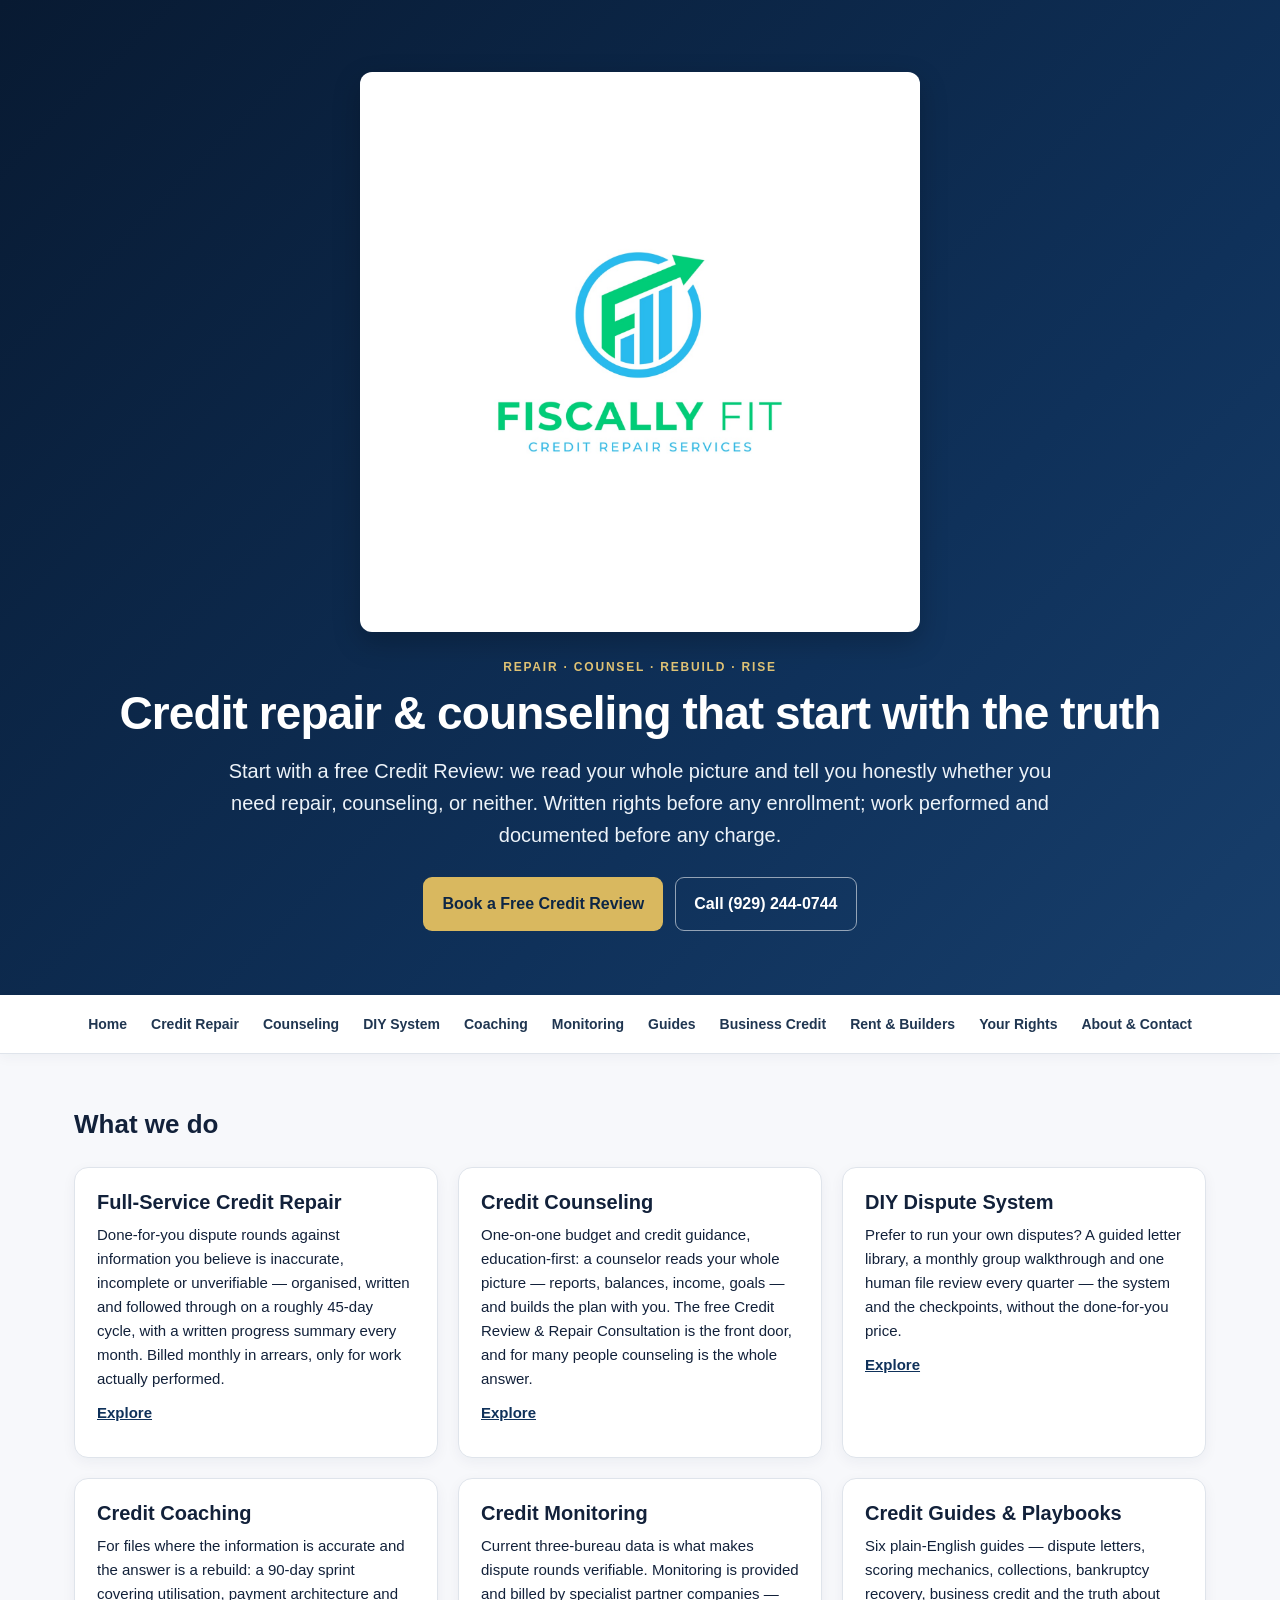
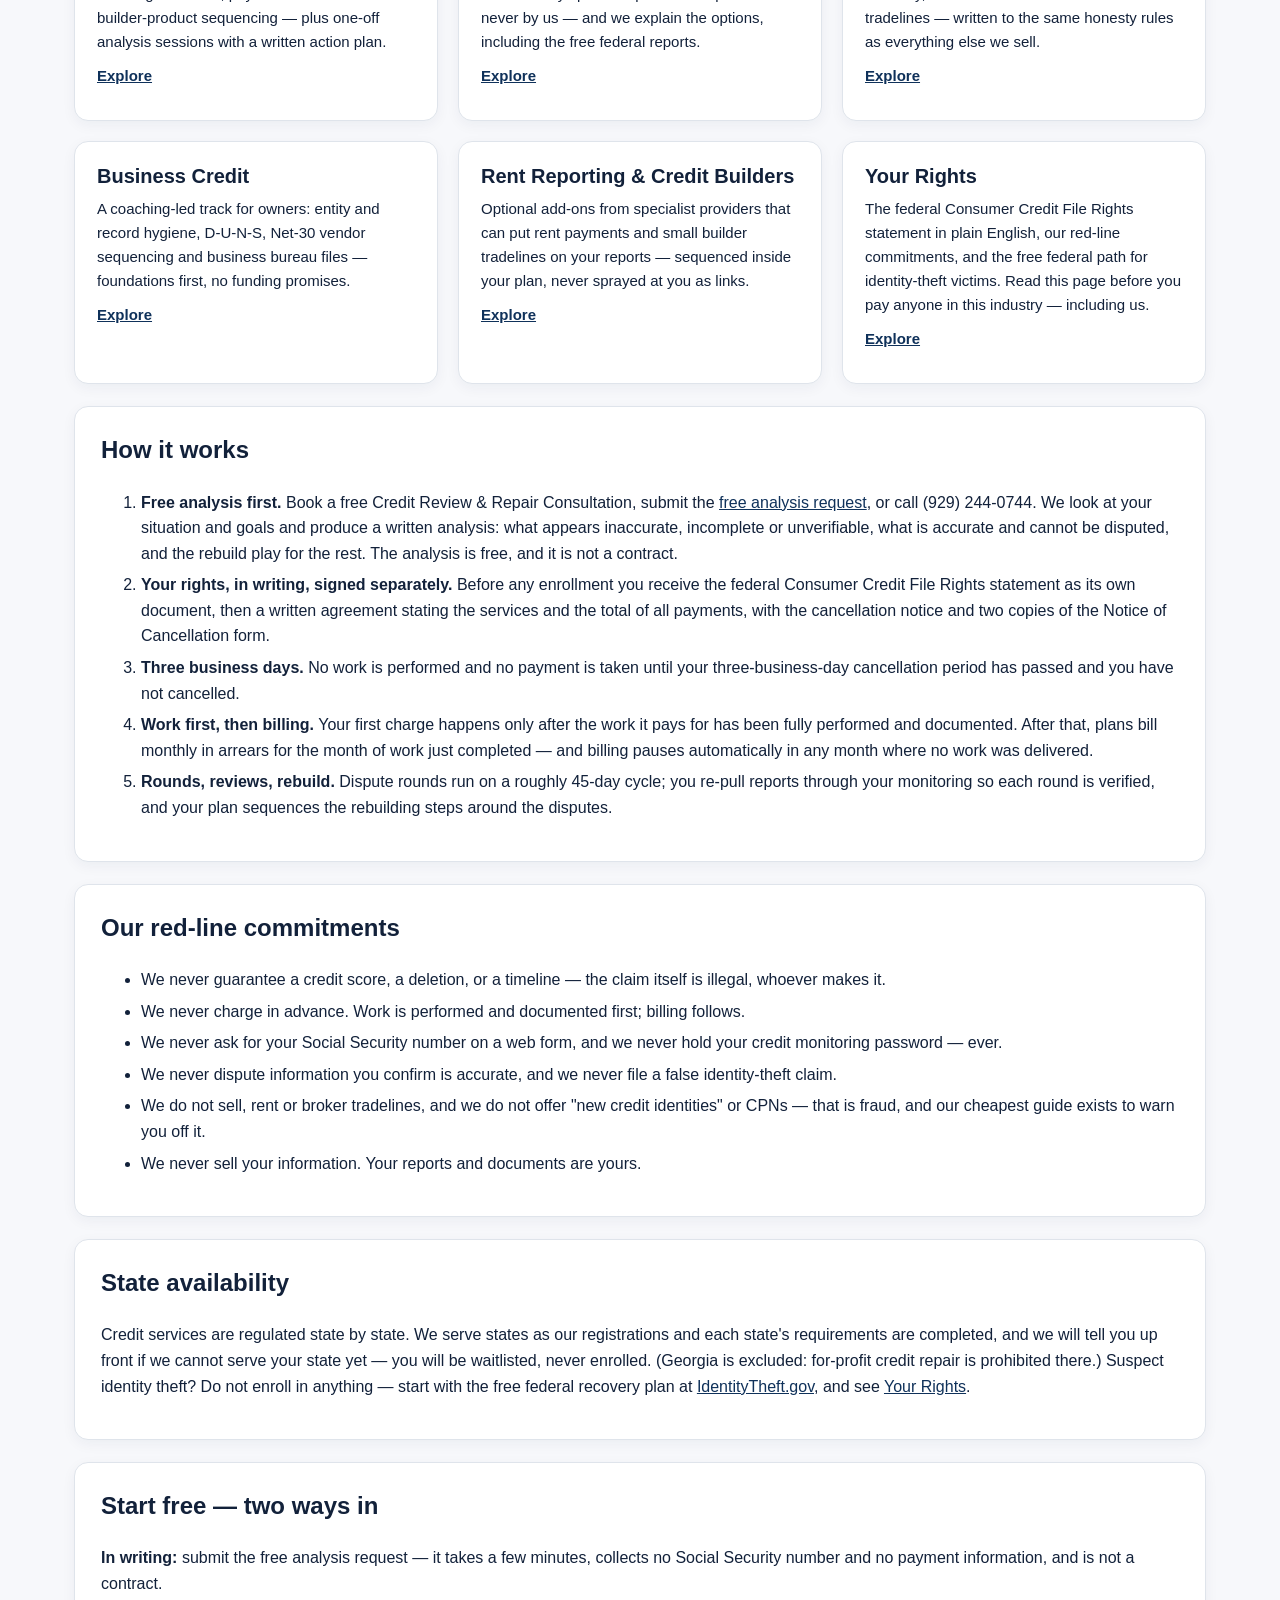
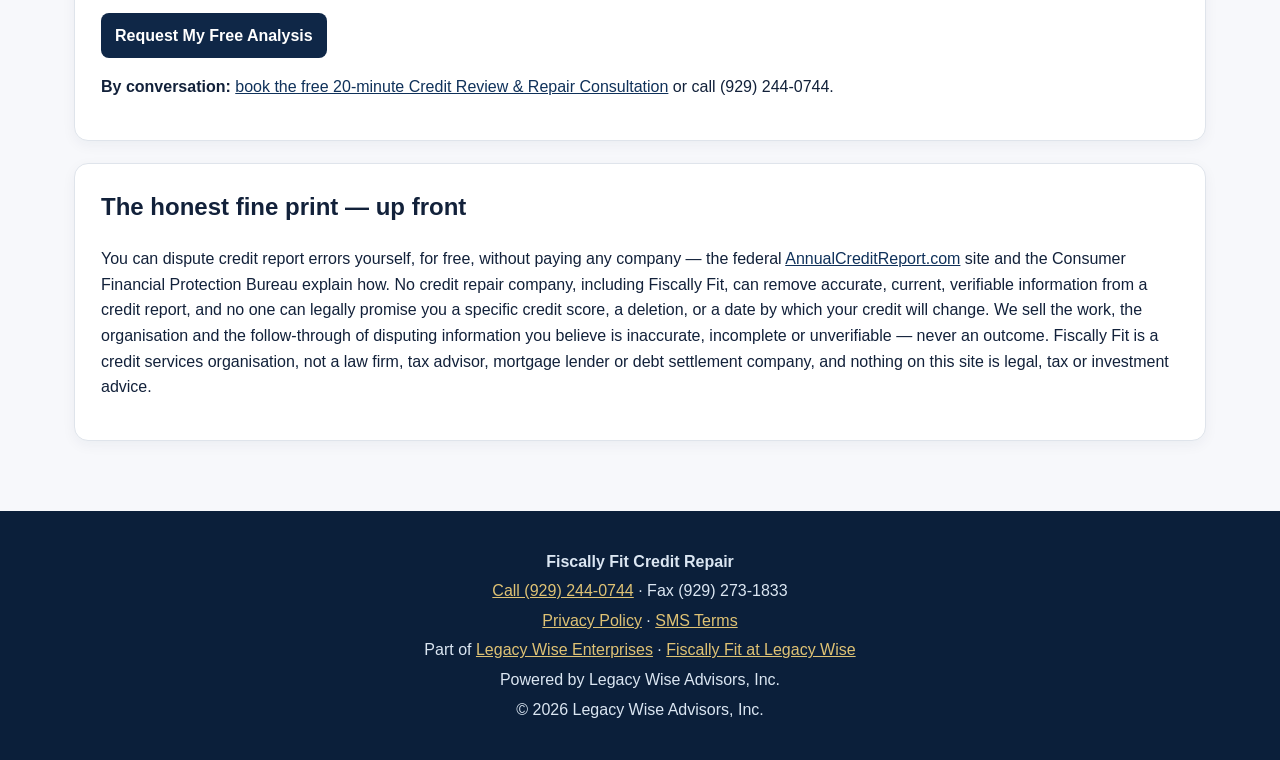
<file: index.html>
<!doctype html>
<html lang="en">
<head>
<meta charset="utf-8">
<meta name="viewport" content="width=device-width,initial-scale=1">
<title>Fiscally Fit Credit Repair | Credit Repair &amp; Credit Counseling — Start With a Free Analysis</title>
<meta name="description" content="Fiscally Fit Credit Repair — credit counseling and done-for-you dispute support, a DIY dispute system, credit coaching, partner-billed monitoring and plain-English credit guides. Free analysis first; no advance fees; no score guarantees.">
<link rel="canonical" href="https://fiscallyfitcreditrepair.com/">
<meta name="robots" content="index,follow,max-image-preview:large,max-snippet:-1,max-video-preview:-1">
<meta property="og:type" content="website">
<meta property="og:title" content="Fiscally Fit Credit Repair | Credit Repair &amp; Credit Counseling — Start With a Free Analysis">
<meta property="og:description" content="Fiscally Fit Credit Repair — credit counseling and done-for-you dispute support, a DIY dispute system, credit coaching, partner-billed monitoring and plain-English credit guides. Free analysis first; no advance fees; no score guarantees.">
<meta property="og:url" content="https://fiscallyfitcreditrepair.com/">
<meta property="og:image" content="https://fiscallyfitcreditrepair.com/assets/fiscally-fit-logo.jpg">
<meta name="twitter:card" content="summary_large_image">
<meta name="twitter:title" content="Fiscally Fit Credit Repair | Credit Repair &amp; Credit Counseling — Start With a Free Analysis">
<meta name="twitter:description" content="Fiscally Fit Credit Repair — credit counseling and done-for-you dispute support, a DIY dispute system, credit coaching, partner-billed monitoring and plain-English credit guides. Free analysis first; no advance fees; no score guarantees.">
<meta name="twitter:image" content="https://fiscallyfitcreditrepair.com/assets/fiscally-fit-logo.jpg">
<link rel="stylesheet" href="styles.css">
<script type="application/ld+json">{"@context": "https://schema.org", "@type": "Organization", "name": "Fiscally Fit Credit Repair", "url": "https://fiscallyfitcreditrepair.com/", "telephone": "+1-929-244-0744", "faxNumber": "+1-929-273-1833", "address": {"@type": "PostalAddress", "streetAddress": "12 Fremont Avenue", "addressLocality": "Staten Island", "addressRegion": "NY", "postalCode": "10306"}, "parentOrganization": {"@type": "Organization", "name": "Legacy Wise Advisors, Inc.", "url": "https://legacywiseenterprises.com/"}}</script>
<script type="application/ld+json">{"@context": "https://schema.org", "@type": "FAQPage", "mainEntity": [{"@type": "Question", "name": "Can you guarantee a score increase or remove negative information?", "acceptedAnswer": {"@type": "Answer", "text": "No. Results vary, and accurate, current, verifiable information cannot be removed by anyone. We do not guarantee a deletion, a score increase, a loan approval or a specific completion date \u2014 and federal law prohibits any credit repair company from promising those things."}}, {"@type": "Question", "name": "How much does credit repair cost?", "acceptedAnswer": {"@type": "Answer", "text": "The initial analysis is free. Any paid service is explained in a written agreement stating the services and the total of all payments before you sign. No payment is collected before work is performed, and no fee is charged until your three-business-day cancellation period has passed."}}, {"@type": "Question", "name": "Can I dispute errors myself?", "acceptedAnswer": {"@type": "Answer", "text": "Yes. You can dispute credit report errors yourself for free. Our role is to do the organising, letter-writing and follow-through for you, and to coach the rebuild around it."}}, {"@type": "Question", "name": "Do you need my Social Security number or my monitoring password?", "acceptedAnswer": {"@type": "Answer", "text": "Never on a website form, and never your monitoring password \u2014 not here, not by email, not by phone. If anyone asks you for a monitoring password, that is a red flag. Report access happens only through a secure client portal or by you uploading your own reports."}}, {"@type": "Question", "name": "What happens after I book a free Credit Review?", "acceptedAnswer": {"@type": "Answer", "text": "We review your situation and goals, explain what an analysis would cover and whether we can serve your state, and give you the honest picture \u2014 including what we cannot do. There is no obligation and no charge for the analysis."}}]}</script>
</head><body>
<header class="hero"><div class="wrap">
<img class="company-logo" src="assets/fiscally-fit-logo.jpg" alt="Fiscally Fit Credit Repair logo">
<p class="eyebrow">Repair · Counsel · Rebuild · Rise</p>
<h1>Credit repair &amp; counseling that start with the truth</h1>
<p class="lead">Start with a free Credit Review: we read your whole picture and tell you honestly whether you need repair, counseling, or neither. Written rights before any enrollment; work performed and documented before any charge.</p>
<div class="actions"><a class="btn" href="https://scheduler.zoom.us/legacywiseadvisors/credit-repair-consult">Book a Free Credit Review</a><a class="btn ghost" href="tel:+19292440744">Call (929) 244-0744</a></div>
</div></header>
<nav class="quicknav"><div class="wrap navlinks">
<a href="index.html">Home</a>
<a href="credit-repair.html">Credit Repair</a>
<a href="credit-counseling.html">Counseling</a>
<a href="diy-dispute-system.html">DIY System</a>
<a href="credit-coaching.html">Coaching</a>
<a href="credit-monitoring.html">Monitoring</a>
<a href="white-papers.html">Guides</a>
<a href="business-credit.html">Business Credit</a>
<a href="rent-reporting-builders.html">Rent &amp; Builders</a>
<a href="your-rights.html">Your Rights</a>
<a href="about-contact.html">About &amp; Contact</a>
</div></nav>
<main class="wrap content-page">
<section><h2>What we do</h2><div class="grid services">
<article class="card"><h2>Full-Service Credit Repair</h2><p>Done-for-you dispute rounds against information you believe is inaccurate, incomplete or unverifiable — organised, written and followed through on a roughly 45-day cycle, with a written progress summary every month. Billed monthly in arrears, only for work actually performed.</p><p><a href="credit-repair.html">Explore</a></p></article>
<article class="card"><h2>Credit Counseling</h2><p>One-on-one budget and credit guidance, education-first: a counselor reads your whole picture — reports, balances, income, goals — and builds the plan with you. The free Credit Review &amp; Repair Consultation is the front door, and for many people counseling is the whole answer.</p><p><a href="credit-counseling.html">Explore</a></p></article>
<article class="card"><h2>DIY Dispute System</h2><p>Prefer to run your own disputes? A guided letter library, a monthly group walkthrough and one human file review every quarter — the system and the checkpoints, without the done-for-you price.</p><p><a href="diy-dispute-system.html">Explore</a></p></article>
<article class="card"><h2>Credit Coaching</h2><p>For files where the information is accurate and the answer is a rebuild: a 90-day sprint covering utilisation, payment architecture and builder-product sequencing — plus one-off analysis sessions with a written action plan.</p><p><a href="credit-coaching.html">Explore</a></p></article>
<article class="card"><h2>Credit Monitoring</h2><p>Current three-bureau data is what makes dispute rounds verifiable. Monitoring is provided and billed by specialist partner companies — never by us — and we explain the options, including the free federal reports.</p><p><a href="credit-monitoring.html">Explore</a></p></article>
<article class="card"><h2>Credit Guides &amp; Playbooks</h2><p>Six plain-English guides — dispute letters, scoring mechanics, collections, bankruptcy recovery, business credit and the truth about tradelines — written to the same honesty rules as everything else we sell.</p><p><a href="white-papers.html">Explore</a></p></article>
<article class="card"><h2>Business Credit</h2><p>A coaching-led track for owners: entity and record hygiene, D-U-N-S, Net-30 vendor sequencing and business bureau files — foundations first, no funding promises.</p><p><a href="business-credit.html">Explore</a></p></article>
<article class="card"><h2>Rent Reporting &amp; Credit Builders</h2><p>Optional add-ons from specialist providers that can put rent payments and small builder tradelines on your reports — sequenced inside your plan, never sprayed at you as links.</p><p><a href="rent-reporting-builders.html">Explore</a></p></article>
<article class="card"><h2>Your Rights</h2><p>The federal Consumer Credit File Rights statement in plain English, our red-line commitments, and the free federal path for identity-theft victims. Read this page before you pay anyone in this industry — including us.</p><p><a href="your-rights.html">Explore</a></p></article>
</div></section>
<section class="panel"><h2>How it works</h2><ol>
<li><strong>Free analysis first.</strong> Book a free Credit Review &amp; Repair Consultation, submit the <a href="https://tally.so/r/4aJYzY">free analysis request</a>, or call (929) 244-0744. We look at your situation and goals and produce a written analysis: what appears inaccurate, incomplete or unverifiable, what is accurate and cannot be disputed, and the rebuild play for the rest. The analysis is free, and it is not a contract.</li>
<li><strong>Your rights, in writing, signed separately.</strong> Before any enrollment you receive the federal Consumer Credit File Rights statement as its own document, then a written agreement stating the services and the total of all payments, with the cancellation notice and two copies of the Notice of Cancellation form.</li>
<li><strong>Three business days.</strong> No work is performed and no payment is taken until your three-business-day cancellation period has passed and you have not cancelled.</li>
<li><strong>Work first, then billing.</strong> Your first charge happens only after the work it pays for has been fully performed and documented. After that, plans bill monthly in arrears for the month of work just completed — and billing pauses automatically in any month where no work was delivered.</li>
<li><strong>Rounds, reviews, rebuild.</strong> Dispute rounds run on a roughly 45-day cycle; you re-pull reports through your monitoring so each round is verified, and your plan sequences the rebuilding steps around the disputes.</li>
</ol></section>
<section class="panel"><h2>Our red-line commitments</h2><ul>
<li>We never guarantee a credit score, a deletion, or a timeline — the claim itself is illegal, whoever makes it.</li>
<li>We never charge in advance. Work is performed and documented first; billing follows.</li>
<li>We never ask for your Social Security number on a web form, and we never hold your credit monitoring password — ever.</li>
<li>We never dispute information you confirm is accurate, and we never file a false identity-theft claim.</li>
<li>We do not sell, rent or broker tradelines, and we do not offer "new credit identities" or CPNs — that is fraud, and our cheapest guide exists to warn you off it.</li>
<li>We never sell your information. Your reports and documents are yours.</li>
</ul></section>
<section class="panel"><h2>State availability</h2>
<p>Credit services are regulated state by state. We serve states as our registrations and each state's requirements are completed, and we will tell you up front if we cannot serve your state yet — you will be waitlisted, never enrolled. (Georgia is excluded: for-profit credit repair is prohibited there.) Suspect identity theft? Do not enroll in anything — start with the free federal recovery plan at <a href="https://www.identitytheft.gov">IdentityTheft.gov</a>, and see <a href="your-rights.html">Your Rights</a>.</p></section>
<section class="panel"><h2>Start free — two ways in</h2>
<p><strong>In writing:</strong> submit the free analysis request — it takes a few minutes, collects no Social Security number and no payment information, and is not a contract.</p>
<p><a class="form-link" href="https://tally.so/r/4aJYzY">Request My Free Analysis</a></p>
<p><strong>By conversation:</strong> <a href="https://scheduler.zoom.us/legacywiseadvisors/credit-repair-consult">book the free 20-minute Credit Review &amp; Repair Consultation</a> or call (929) 244-0744.</p></section>
<section class="panel"><h2>The honest fine print — up front</h2>
<p>You can dispute credit report errors yourself, for free, without paying any company — the federal <a href="https://www.annualcreditreport.com">AnnualCreditReport.com</a> site and the Consumer Financial Protection Bureau explain how. No credit repair company, including Fiscally Fit, can remove accurate, current, verifiable information from a credit report, and no one can legally promise you a specific credit score, a deletion, or a date by which your credit will change. We sell the work, the organisation and the follow-through of disputing information you believe is inaccurate, incomplete or unverifiable — never an outcome. Fiscally Fit is a credit services organisation, not a law firm, tax advisor, mortgage lender or debt settlement company, and nothing on this site is legal, tax or investment advice.</p></section>
</main>
<footer><div class="wrap">
<p><strong>Fiscally Fit Credit Repair</strong></p>
<p><a href="tel:+19292440744">Call (929) 244-0744</a> · Fax (929) 273-1833</p>
<p><a href="https://legacywiseenterprises.com/privacy.html">Privacy Policy</a> · <a href="https://legacywiseenterprises.com/sms-terms.html">SMS Terms</a></p>
<p>Part of <a href="https://legacywiseenterprises.com">Legacy Wise Enterprises</a> · <a href="https://legacywiseenterprises.com/fiscally-fit.html">Fiscally Fit at Legacy Wise</a></p>
<p>Powered by Legacy Wise Advisors, Inc.</p>
<p>© 2026 Legacy Wise Advisors, Inc.</p>
</div></footer>
<script type="text/javascript" id="hs-script-loader" async defer src="//js.hs-scripts.com/52083651.js"></script>
</body>
</html>
</file>
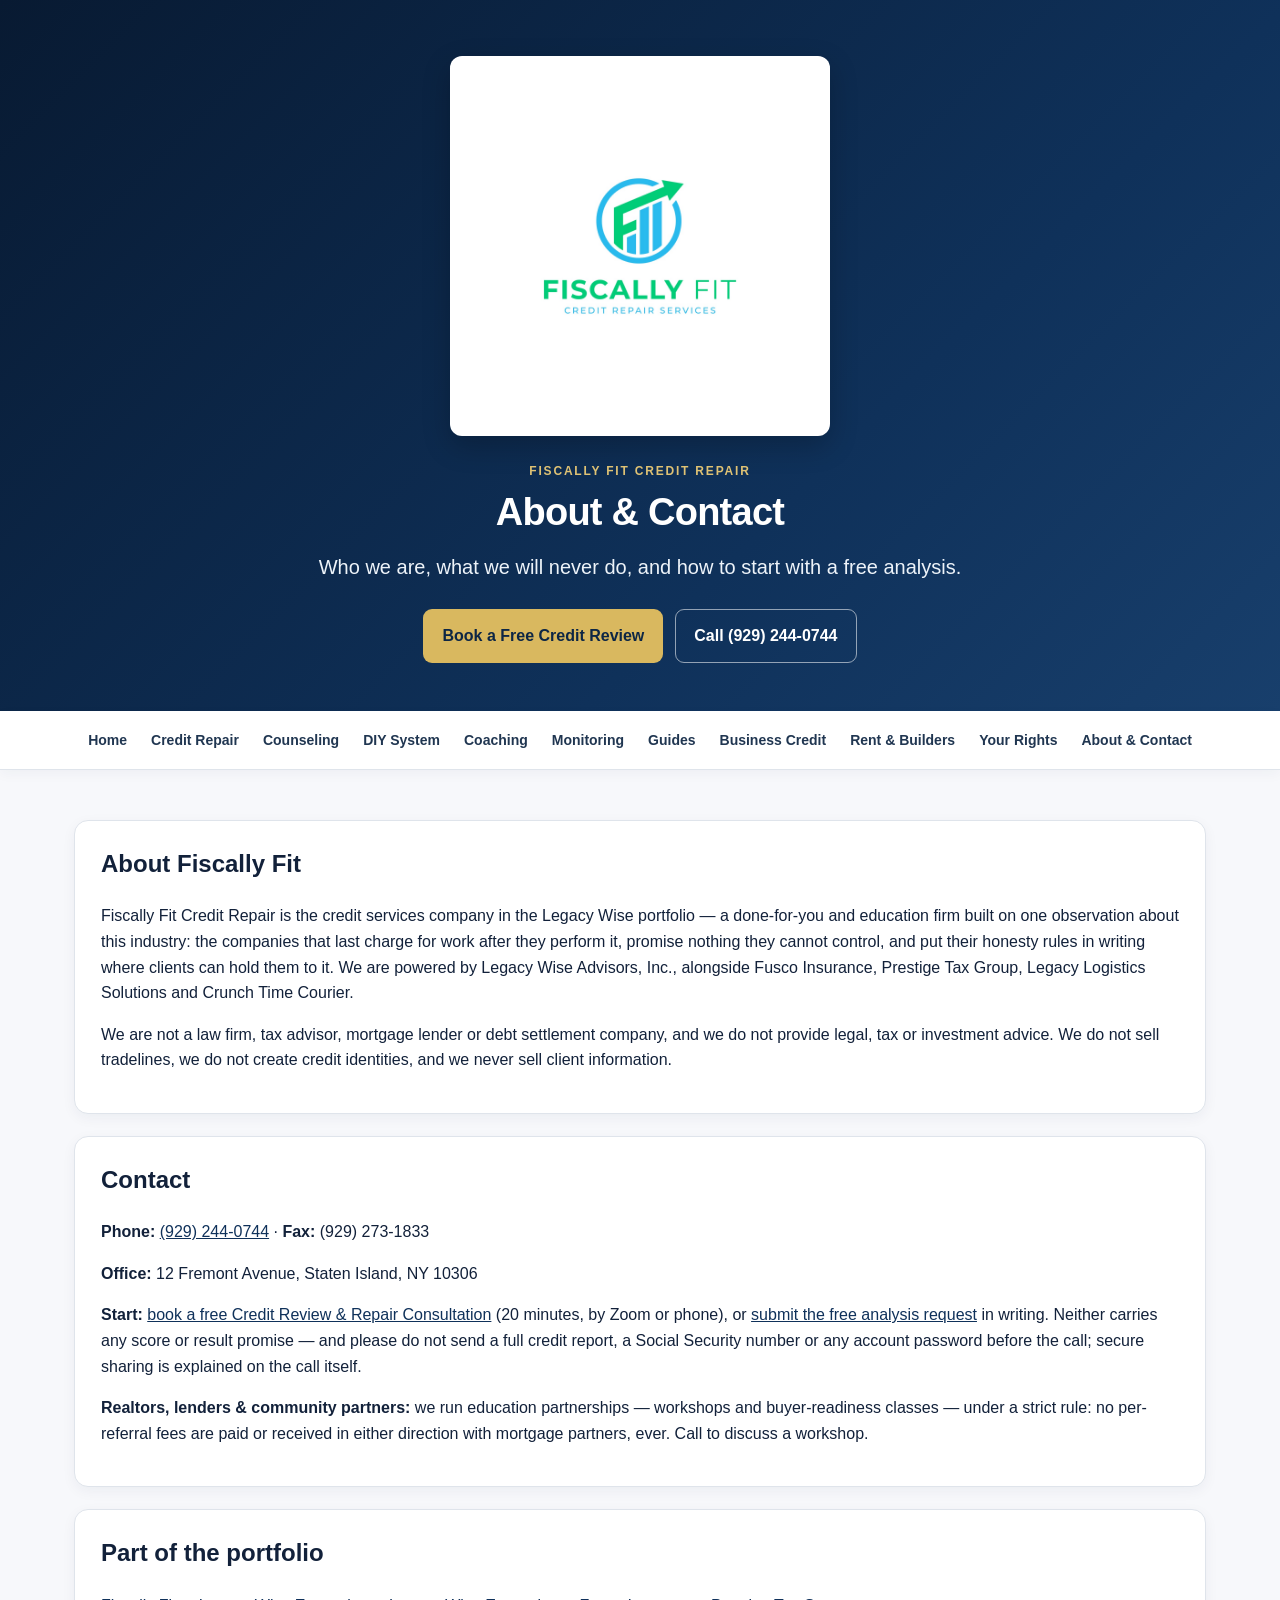
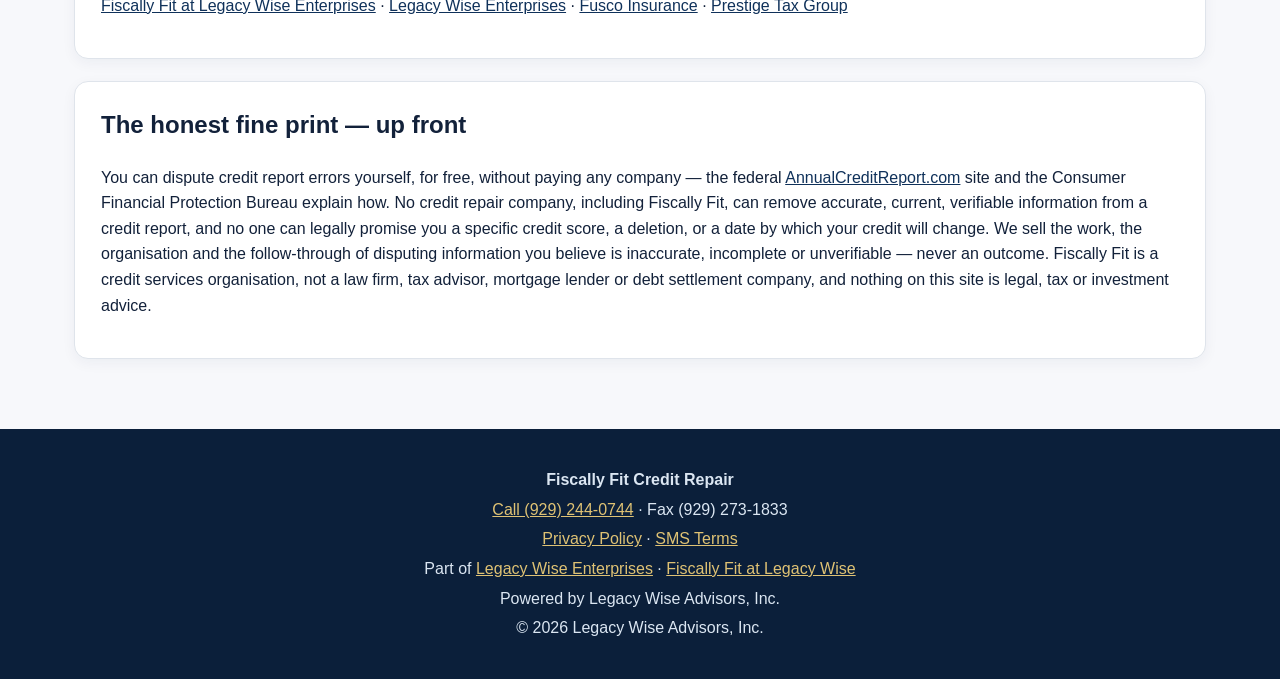
<file: about-contact.html>
<!doctype html>
<html lang="en">
<head>
<meta charset="utf-8">
<meta name="viewport" content="width=device-width,initial-scale=1">
<title>About &amp; Contact | Fiscally Fit Credit Repair</title>
<meta name="description" content="About Fiscally Fit Credit Repair — the Legacy Wise portfolio's credit services company. Contact: (929) 244-0744, 12 Fremont Avenue, Staten Island NY. Book a free Credit Review consultation.">
<link rel="canonical" href="https://fiscallyfitcreditrepair.com/about-contact.html">
<meta name="robots" content="index,follow,max-image-preview:large,max-snippet:-1,max-video-preview:-1">
<meta property="og:type" content="website">
<meta property="og:title" content="About &amp; Contact | Fiscally Fit Credit Repair">
<meta property="og:description" content="About Fiscally Fit Credit Repair — the Legacy Wise portfolio's credit services company. Contact: (929) 244-0744, 12 Fremont Avenue, Staten Island NY. Book a free Credit Review consultation.">
<meta property="og:url" content="https://fiscallyfitcreditrepair.com/about-contact.html">
<meta property="og:image" content="https://fiscallyfitcreditrepair.com/assets/fiscally-fit-logo.jpg">
<meta name="twitter:card" content="summary_large_image">
<meta name="twitter:title" content="About &amp; Contact | Fiscally Fit Credit Repair">
<meta name="twitter:description" content="About Fiscally Fit Credit Repair — the Legacy Wise portfolio's credit services company. Contact: (929) 244-0744, 12 Fremont Avenue, Staten Island NY. Book a free Credit Review consultation.">
<meta name="twitter:image" content="https://fiscallyfitcreditrepair.com/assets/fiscally-fit-logo.jpg">
<link rel="stylesheet" href="styles.css">
<script type="application/ld+json">{"@context": "https://schema.org", "@type": "Organization", "name": "Fiscally Fit Credit Repair", "url": "https://fiscallyfitcreditrepair.com/", "telephone": "+1-929-244-0744", "faxNumber": "+1-929-273-1833", "address": {"@type": "PostalAddress", "streetAddress": "12 Fremont Avenue", "addressLocality": "Staten Island", "addressRegion": "NY", "postalCode": "10306"}, "parentOrganization": {"@type": "Organization", "name": "Legacy Wise Advisors, Inc.", "url": "https://legacywiseenterprises.com/"}}</script>
</head><body>
<header class="hero subhero"><div class="wrap">
<img class="company-logo" src="assets/fiscally-fit-logo.jpg" alt="Fiscally Fit Credit Repair logo">
<p class="eyebrow">Fiscally Fit Credit Repair</p>
<h1>About &amp; Contact</h1>
<p class="lead">Who we are, what we will never do, and how to start with a free analysis.</p>
<div class="actions"><a class="btn" href="https://scheduler.zoom.us/legacywiseadvisors/credit-repair-consult">Book a Free Credit Review</a><a class="btn ghost" href="tel:+19292440744">Call (929) 244-0744</a></div>
</div></header>
<nav class="quicknav"><div class="wrap navlinks">
<a href="index.html">Home</a>
<a href="credit-repair.html">Credit Repair</a>
<a href="credit-counseling.html">Counseling</a>
<a href="diy-dispute-system.html">DIY System</a>
<a href="credit-coaching.html">Coaching</a>
<a href="credit-monitoring.html">Monitoring</a>
<a href="white-papers.html">Guides</a>
<a href="business-credit.html">Business Credit</a>
<a href="rent-reporting-builders.html">Rent &amp; Builders</a>
<a href="your-rights.html">Your Rights</a>
<a href="about-contact.html">About &amp; Contact</a>
</div></nav>
<main class="wrap content-page">
<section class="panel"><h2>About Fiscally Fit</h2>
<p>Fiscally Fit Credit Repair is the credit services company in the Legacy Wise portfolio — a done-for-you and education firm built on one observation about this industry: the companies that last charge for work after they perform it, promise nothing they cannot control, and put their honesty rules in writing where clients can hold them to it. We are powered by Legacy Wise Advisors, Inc., alongside Fusco Insurance, Prestige Tax Group, Legacy Logistics Solutions and Crunch Time Courier.</p>
<p>We are not a law firm, tax advisor, mortgage lender or debt settlement company, and we do not provide legal, tax or investment advice. We do not sell tradelines, we do not create credit identities, and we never sell client information.</p></section>
<section class="panel"><h2>Contact</h2>
<p><strong>Phone:</strong> <a href="tel:+19292440744">(929) 244-0744</a> · <strong>Fax:</strong> (929) 273-1833</p>
<p><strong>Office:</strong> 12 Fremont Avenue, Staten Island, NY 10306</p>
<p><strong>Start:</strong> <a href="https://scheduler.zoom.us/legacywiseadvisors/credit-repair-consult">book a free Credit Review &amp; Repair Consultation</a> (20 minutes, by Zoom or phone), or <a href="https://tally.so/r/4aJYzY">submit the free analysis request</a> in writing. Neither carries any score or result promise — and please do not send a full credit report, a Social Security number or any account password before the call; secure sharing is explained on the call itself.</p>
<p><strong>Realtors, lenders &amp; community partners:</strong> we run education partnerships — workshops and buyer-readiness classes — under a strict rule: no per-referral fees are paid or received in either direction with mortgage partners, ever. Call to discuss a workshop.</p></section>
<section class="panel"><h2>Part of the portfolio</h2>
<p><a href="https://legacywiseenterprises.com/fiscally-fit.html">Fiscally Fit at Legacy Wise Enterprises</a> · <a href="https://legacywiseenterprises.com">Legacy Wise Enterprises</a> · <a href="https://fuscoinsuranceny.com">Fusco Insurance</a> · <a href="https://legacywiseenterprises.com/prestige-tax-group.html">Prestige Tax Group</a></p></section>
<section class="panel"><h2>The honest fine print — up front</h2>
<p>You can dispute credit report errors yourself, for free, without paying any company — the federal <a href="https://www.annualcreditreport.com">AnnualCreditReport.com</a> site and the Consumer Financial Protection Bureau explain how. No credit repair company, including Fiscally Fit, can remove accurate, current, verifiable information from a credit report, and no one can legally promise you a specific credit score, a deletion, or a date by which your credit will change. We sell the work, the organisation and the follow-through of disputing information you believe is inaccurate, incomplete or unverifiable — never an outcome. Fiscally Fit is a credit services organisation, not a law firm, tax advisor, mortgage lender or debt settlement company, and nothing on this site is legal, tax or investment advice.</p></section>
</main>
<footer><div class="wrap">
<p><strong>Fiscally Fit Credit Repair</strong></p>
<p><a href="tel:+19292440744">Call (929) 244-0744</a> · Fax (929) 273-1833</p>
<p><a href="https://legacywiseenterprises.com/privacy.html">Privacy Policy</a> · <a href="https://legacywiseenterprises.com/sms-terms.html">SMS Terms</a></p>
<p>Part of <a href="https://legacywiseenterprises.com">Legacy Wise Enterprises</a> · <a href="https://legacywiseenterprises.com/fiscally-fit.html">Fiscally Fit at Legacy Wise</a></p>
<p>Powered by Legacy Wise Advisors, Inc.</p>
<p>© 2026 Legacy Wise Advisors, Inc.</p>
</div></footer>
<script type="text/javascript" id="hs-script-loader" async defer src="//js.hs-scripts.com/52083651.js"></script>
</body>
</html>
</file>
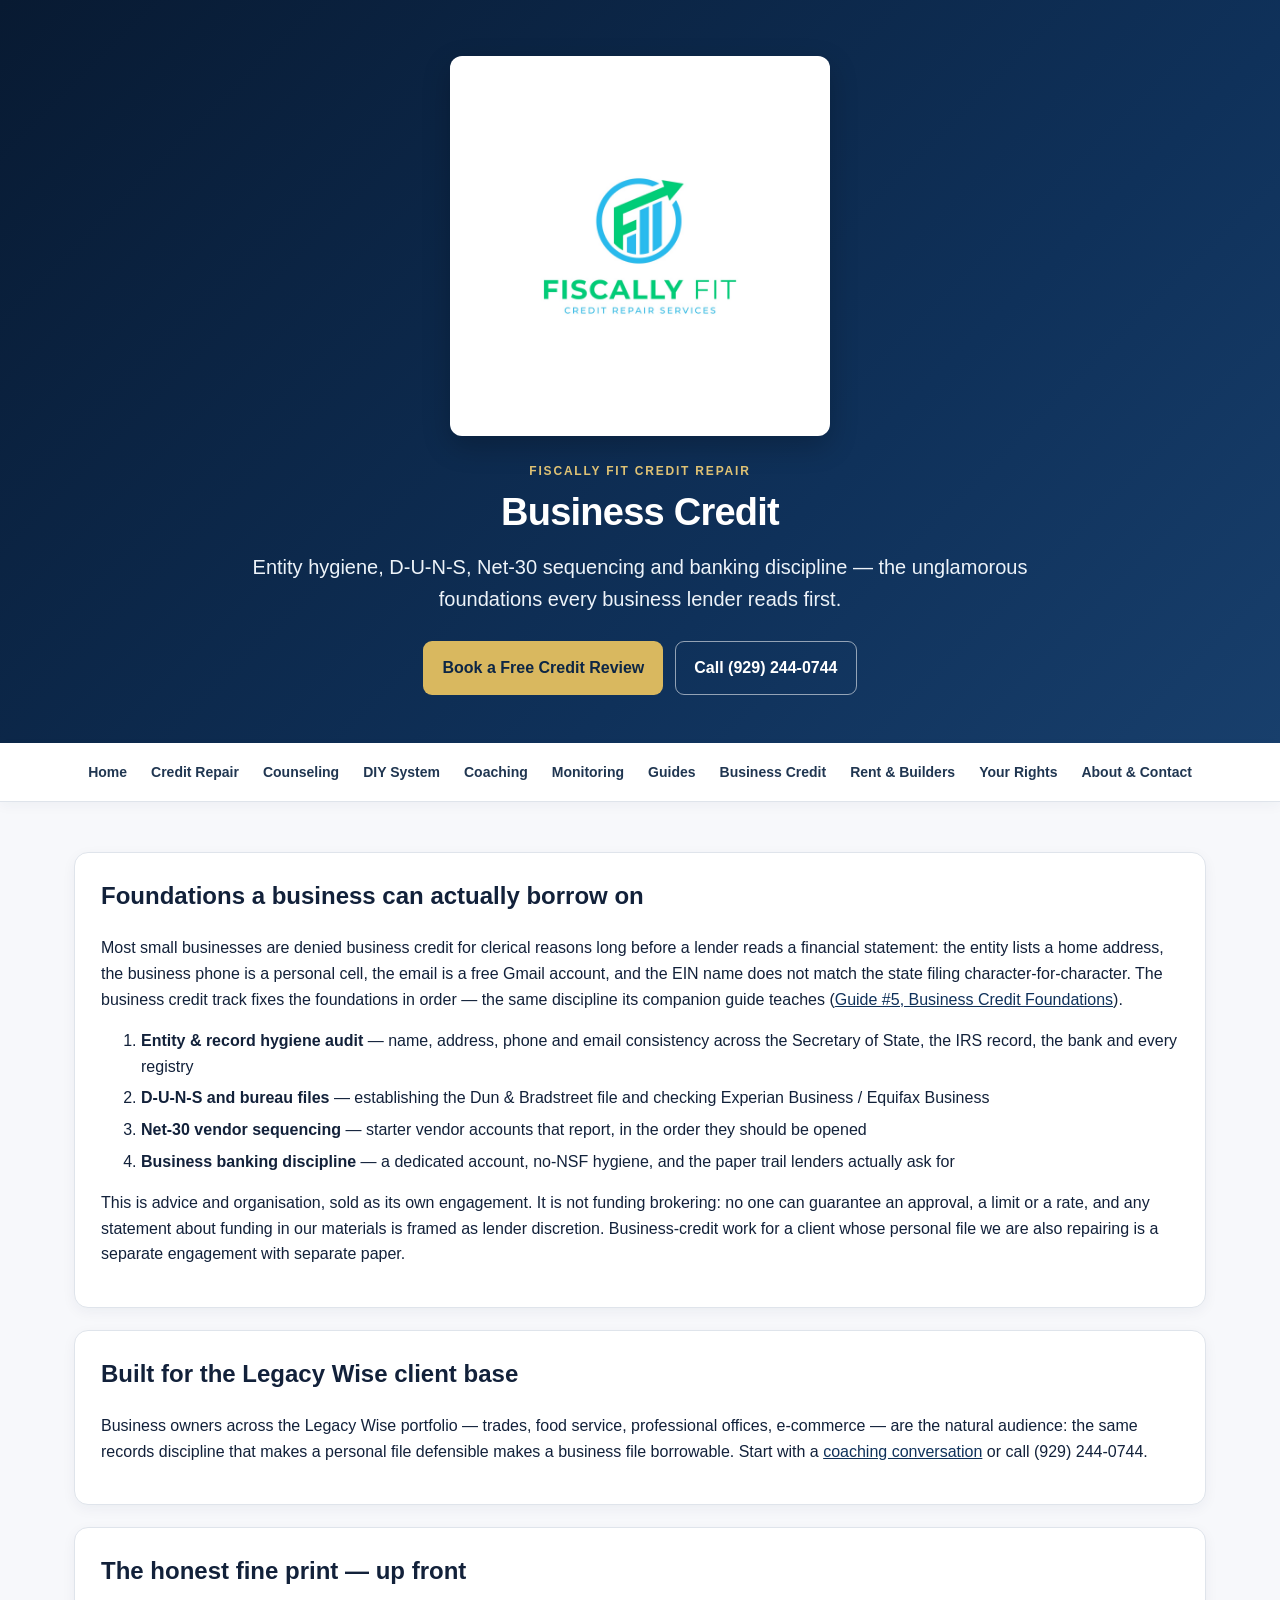
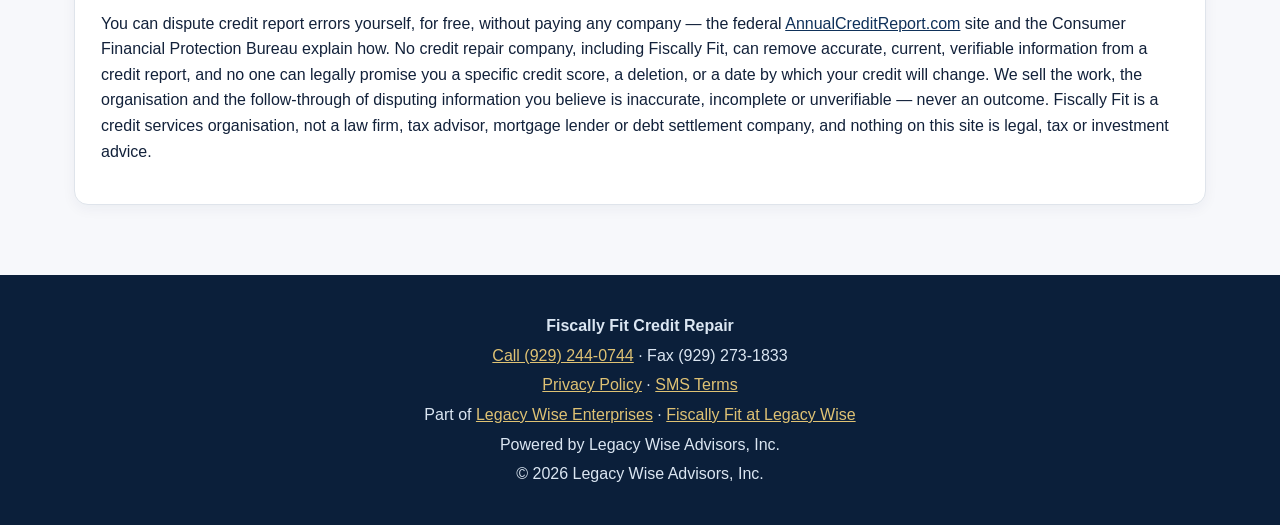
<file: business-credit.html>
<!doctype html>
<html lang="en">
<head>
<meta charset="utf-8">
<meta name="viewport" content="width=device-width,initial-scale=1">
<title>Business Credit Foundations | Fiscally Fit Credit Repair</title>
<meta name="description" content="A coaching-led business credit track: entity and record hygiene, D-U-N-S, Net-30 vendor sequencing and business bureau files. Foundations first — no funding promises.">
<link rel="canonical" href="https://fiscallyfitcreditrepair.com/business-credit.html">
<meta name="robots" content="index,follow,max-image-preview:large,max-snippet:-1,max-video-preview:-1">
<meta property="og:type" content="website">
<meta property="og:title" content="Business Credit Foundations | Fiscally Fit Credit Repair">
<meta property="og:description" content="A coaching-led business credit track: entity and record hygiene, D-U-N-S, Net-30 vendor sequencing and business bureau files. Foundations first — no funding promises.">
<meta property="og:url" content="https://fiscallyfitcreditrepair.com/business-credit.html">
<meta property="og:image" content="https://fiscallyfitcreditrepair.com/assets/fiscally-fit-logo.jpg">
<meta name="twitter:card" content="summary_large_image">
<meta name="twitter:title" content="Business Credit Foundations | Fiscally Fit Credit Repair">
<meta name="twitter:description" content="A coaching-led business credit track: entity and record hygiene, D-U-N-S, Net-30 vendor sequencing and business bureau files. Foundations first — no funding promises.">
<meta name="twitter:image" content="https://fiscallyfitcreditrepair.com/assets/fiscally-fit-logo.jpg">
<link rel="stylesheet" href="styles.css">
<script type="application/ld+json">{"@context": "https://schema.org", "@type": "Organization", "name": "Fiscally Fit Credit Repair", "url": "https://fiscallyfitcreditrepair.com/", "telephone": "+1-929-244-0744", "faxNumber": "+1-929-273-1833", "address": {"@type": "PostalAddress", "streetAddress": "12 Fremont Avenue", "addressLocality": "Staten Island", "addressRegion": "NY", "postalCode": "10306"}, "parentOrganization": {"@type": "Organization", "name": "Legacy Wise Advisors, Inc.", "url": "https://legacywiseenterprises.com/"}}</script>
</head><body>
<header class="hero subhero"><div class="wrap">
<img class="company-logo" src="assets/fiscally-fit-logo.jpg" alt="Fiscally Fit Credit Repair logo">
<p class="eyebrow">Fiscally Fit Credit Repair</p>
<h1>Business Credit</h1>
<p class="lead">Entity hygiene, D-U-N-S, Net-30 sequencing and banking discipline — the unglamorous foundations every business lender reads first.</p>
<div class="actions"><a class="btn" href="https://scheduler.zoom.us/legacywiseadvisors/credit-repair-consult">Book a Free Credit Review</a><a class="btn ghost" href="tel:+19292440744">Call (929) 244-0744</a></div>
</div></header>
<nav class="quicknav"><div class="wrap navlinks">
<a href="index.html">Home</a>
<a href="credit-repair.html">Credit Repair</a>
<a href="credit-counseling.html">Counseling</a>
<a href="diy-dispute-system.html">DIY System</a>
<a href="credit-coaching.html">Coaching</a>
<a href="credit-monitoring.html">Monitoring</a>
<a href="white-papers.html">Guides</a>
<a href="business-credit.html">Business Credit</a>
<a href="rent-reporting-builders.html">Rent &amp; Builders</a>
<a href="your-rights.html">Your Rights</a>
<a href="about-contact.html">About &amp; Contact</a>
</div></nav>
<main class="wrap content-page">
<section class="panel"><h2>Foundations a business can actually borrow on</h2>
<p>Most small businesses are denied business credit for clerical reasons long before a lender reads a financial statement: the entity lists a home address, the business phone is a personal cell, the email is a free Gmail account, and the EIN name does not match the state filing character-for-character. The business credit track fixes the foundations in order — the same discipline its companion guide teaches (<a href="white-papers.html">Guide #5, Business Credit Foundations</a>).</p><ol>
<li><strong>Entity &amp; record hygiene audit</strong> — name, address, phone and email consistency across the Secretary of State, the IRS record, the bank and every registry</li>
<li><strong>D-U-N-S and bureau files</strong> — establishing the Dun &amp; Bradstreet file and checking Experian Business / Equifax Business</li>
<li><strong>Net-30 vendor sequencing</strong> — starter vendor accounts that report, in the order they should be opened</li>
<li><strong>Business banking discipline</strong> — a dedicated account, no-NSF hygiene, and the paper trail lenders actually ask for</li>
</ol>
<p>This is advice and organisation, sold as its own engagement. It is not funding brokering: no one can guarantee an approval, a limit or a rate, and any statement about funding in our materials is framed as lender discretion. Business-credit work for a client whose personal file we are also repairing is a separate engagement with separate paper.</p></section>
<section class="panel"><h2>Built for the Legacy Wise client base</h2>
<p>Business owners across the Legacy Wise portfolio — trades, food service, professional offices, e-commerce — are the natural audience: the same records discipline that makes a personal file defensible makes a business file borrowable. Start with a <a href="credit-coaching.html">coaching conversation</a> or call (929) 244-0744.</p></section>
<section class="panel"><h2>The honest fine print — up front</h2>
<p>You can dispute credit report errors yourself, for free, without paying any company — the federal <a href="https://www.annualcreditreport.com">AnnualCreditReport.com</a> site and the Consumer Financial Protection Bureau explain how. No credit repair company, including Fiscally Fit, can remove accurate, current, verifiable information from a credit report, and no one can legally promise you a specific credit score, a deletion, or a date by which your credit will change. We sell the work, the organisation and the follow-through of disputing information you believe is inaccurate, incomplete or unverifiable — never an outcome. Fiscally Fit is a credit services organisation, not a law firm, tax advisor, mortgage lender or debt settlement company, and nothing on this site is legal, tax or investment advice.</p></section>
</main>
<footer><div class="wrap">
<p><strong>Fiscally Fit Credit Repair</strong></p>
<p><a href="tel:+19292440744">Call (929) 244-0744</a> · Fax (929) 273-1833</p>
<p><a href="https://legacywiseenterprises.com/privacy.html">Privacy Policy</a> · <a href="https://legacywiseenterprises.com/sms-terms.html">SMS Terms</a></p>
<p>Part of <a href="https://legacywiseenterprises.com">Legacy Wise Enterprises</a> · <a href="https://legacywiseenterprises.com/fiscally-fit.html">Fiscally Fit at Legacy Wise</a></p>
<p>Powered by Legacy Wise Advisors, Inc.</p>
<p>© 2026 Legacy Wise Advisors, Inc.</p>
</div></footer>
<script type="text/javascript" id="hs-script-loader" async defer src="//js.hs-scripts.com/52083651.js"></script>
</body>
</html>
</file>
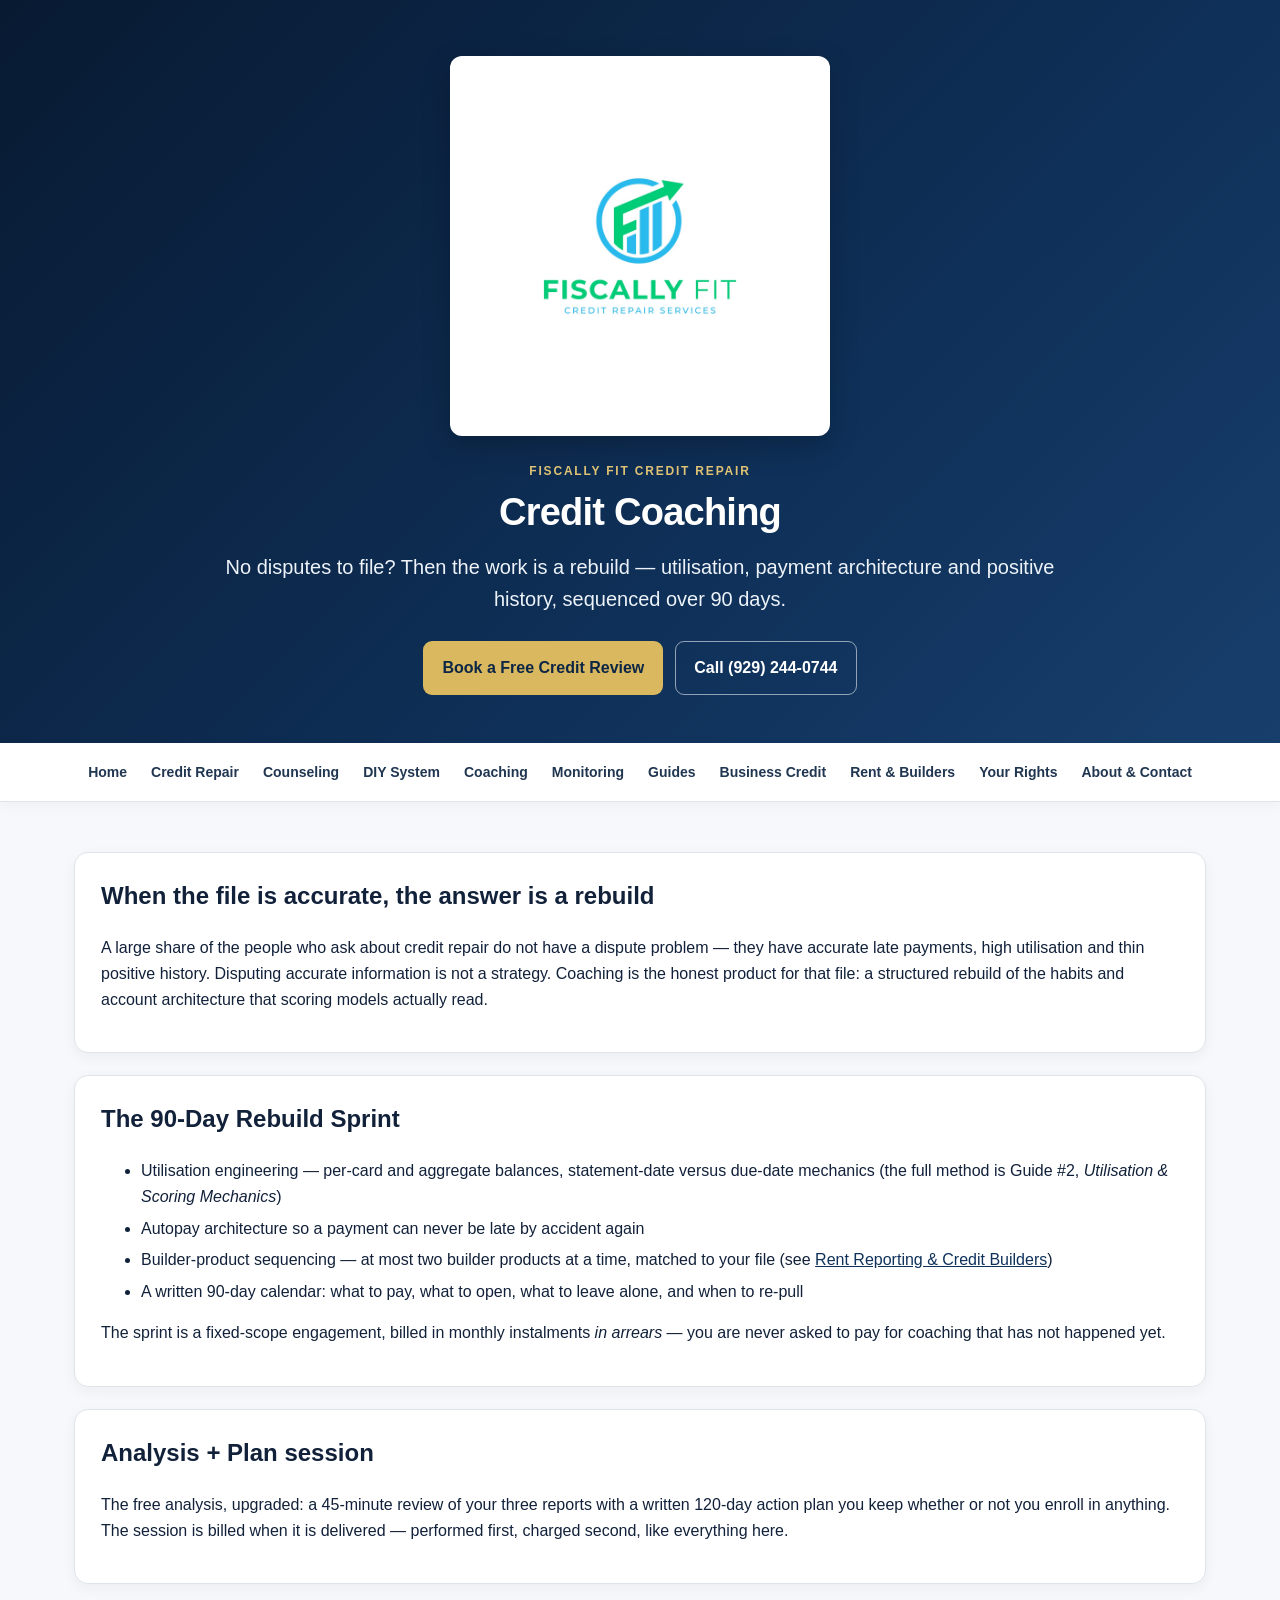
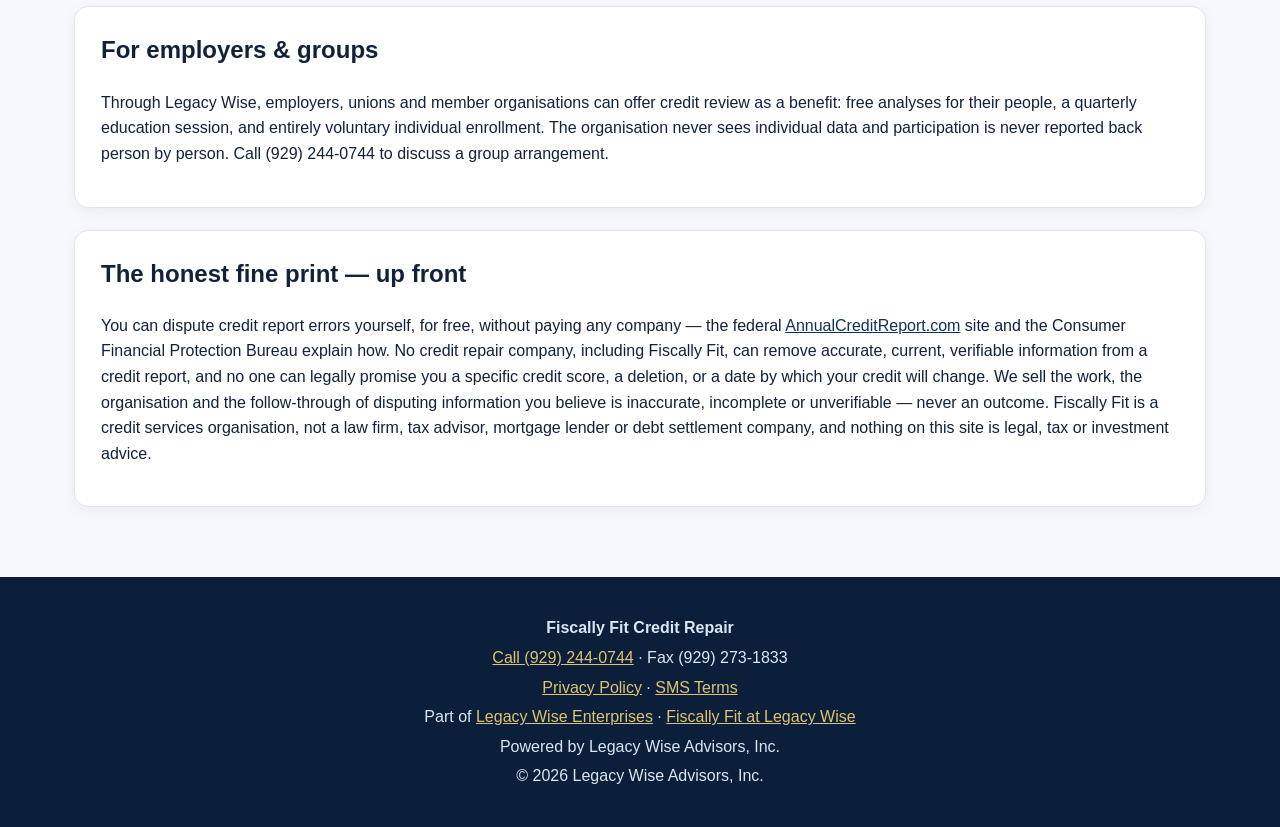
<file: credit-coaching.html>
<!doctype html>
<html lang="en">
<head>
<meta charset="utf-8">
<meta name="viewport" content="width=device-width,initial-scale=1">
<title>Credit Coaching &amp; Rebuild Sprint | Fiscally Fit Credit Repair</title>
<meta name="description" content="Credit coaching for accurate files: a 90-day rebuild sprint covering utilisation, autopay architecture and builder-product sequencing, plus one-off analysis sessions with a written 120-day plan.">
<link rel="canonical" href="https://fiscallyfitcreditrepair.com/credit-coaching.html">
<meta name="robots" content="index,follow,max-image-preview:large,max-snippet:-1,max-video-preview:-1">
<meta property="og:type" content="website">
<meta property="og:title" content="Credit Coaching &amp; Rebuild Sprint | Fiscally Fit Credit Repair">
<meta property="og:description" content="Credit coaching for accurate files: a 90-day rebuild sprint covering utilisation, autopay architecture and builder-product sequencing, plus one-off analysis sessions with a written 120-day plan.">
<meta property="og:url" content="https://fiscallyfitcreditrepair.com/credit-coaching.html">
<meta property="og:image" content="https://fiscallyfitcreditrepair.com/assets/fiscally-fit-logo.jpg">
<meta name="twitter:card" content="summary_large_image">
<meta name="twitter:title" content="Credit Coaching &amp; Rebuild Sprint | Fiscally Fit Credit Repair">
<meta name="twitter:description" content="Credit coaching for accurate files: a 90-day rebuild sprint covering utilisation, autopay architecture and builder-product sequencing, plus one-off analysis sessions with a written 120-day plan.">
<meta name="twitter:image" content="https://fiscallyfitcreditrepair.com/assets/fiscally-fit-logo.jpg">
<link rel="stylesheet" href="styles.css">
<script type="application/ld+json">{"@context": "https://schema.org", "@type": "Organization", "name": "Fiscally Fit Credit Repair", "url": "https://fiscallyfitcreditrepair.com/", "telephone": "+1-929-244-0744", "faxNumber": "+1-929-273-1833", "address": {"@type": "PostalAddress", "streetAddress": "12 Fremont Avenue", "addressLocality": "Staten Island", "addressRegion": "NY", "postalCode": "10306"}, "parentOrganization": {"@type": "Organization", "name": "Legacy Wise Advisors, Inc.", "url": "https://legacywiseenterprises.com/"}}</script>
</head><body>
<header class="hero subhero"><div class="wrap">
<img class="company-logo" src="assets/fiscally-fit-logo.jpg" alt="Fiscally Fit Credit Repair logo">
<p class="eyebrow">Fiscally Fit Credit Repair</p>
<h1>Credit Coaching</h1>
<p class="lead">No disputes to file? Then the work is a rebuild — utilisation, payment architecture and positive history, sequenced over 90 days.</p>
<div class="actions"><a class="btn" href="https://scheduler.zoom.us/legacywiseadvisors/credit-repair-consult">Book a Free Credit Review</a><a class="btn ghost" href="tel:+19292440744">Call (929) 244-0744</a></div>
</div></header>
<nav class="quicknav"><div class="wrap navlinks">
<a href="index.html">Home</a>
<a href="credit-repair.html">Credit Repair</a>
<a href="credit-counseling.html">Counseling</a>
<a href="diy-dispute-system.html">DIY System</a>
<a href="credit-coaching.html">Coaching</a>
<a href="credit-monitoring.html">Monitoring</a>
<a href="white-papers.html">Guides</a>
<a href="business-credit.html">Business Credit</a>
<a href="rent-reporting-builders.html">Rent &amp; Builders</a>
<a href="your-rights.html">Your Rights</a>
<a href="about-contact.html">About &amp; Contact</a>
</div></nav>
<main class="wrap content-page">
<section class="panel"><h2>When the file is accurate, the answer is a rebuild</h2>
<p>A large share of the people who ask about credit repair do not have a dispute problem — they have accurate late payments, high utilisation and thin positive history. Disputing accurate information is not a strategy. Coaching is the honest product for that file: a structured rebuild of the habits and account architecture that scoring models actually read.</p></section>
<section class="panel"><h2>The 90-Day Rebuild Sprint</h2><ul>
<li>Utilisation engineering — per-card and aggregate balances, statement-date versus due-date mechanics (the full method is Guide #2, <em>Utilisation &amp; Scoring Mechanics</em>)</li>
<li>Autopay architecture so a payment can never be late by accident again</li>
<li>Builder-product sequencing — at most two builder products at a time, matched to your file (see <a href="rent-reporting-builders.html">Rent Reporting &amp; Credit Builders</a>)</li>
<li>A written 90-day calendar: what to pay, what to open, what to leave alone, and when to re-pull</li>
</ul>
<p>The sprint is a fixed-scope engagement, billed in monthly instalments <em>in arrears</em> — you are never asked to pay for coaching that has not happened yet.</p></section>
<section class="panel"><h2>Analysis + Plan session</h2>
<p>The free analysis, upgraded: a 45-minute review of your three reports with a written 120-day action plan you keep whether or not you enroll in anything. The session is billed when it is delivered — performed first, charged second, like everything here.</p></section>
<section class="panel"><h2>For employers &amp; groups</h2>
<p>Through Legacy Wise, employers, unions and member organisations can offer credit review as a benefit: free analyses for their people, a quarterly education session, and entirely voluntary individual enrollment. The organisation never sees individual data and participation is never reported back person by person. Call (929) 244-0744 to discuss a group arrangement.</p></section>
<section class="panel"><h2>The honest fine print — up front</h2>
<p>You can dispute credit report errors yourself, for free, without paying any company — the federal <a href="https://www.annualcreditreport.com">AnnualCreditReport.com</a> site and the Consumer Financial Protection Bureau explain how. No credit repair company, including Fiscally Fit, can remove accurate, current, verifiable information from a credit report, and no one can legally promise you a specific credit score, a deletion, or a date by which your credit will change. We sell the work, the organisation and the follow-through of disputing information you believe is inaccurate, incomplete or unverifiable — never an outcome. Fiscally Fit is a credit services organisation, not a law firm, tax advisor, mortgage lender or debt settlement company, and nothing on this site is legal, tax or investment advice.</p></section>
</main>
<footer><div class="wrap">
<p><strong>Fiscally Fit Credit Repair</strong></p>
<p><a href="tel:+19292440744">Call (929) 244-0744</a> · Fax (929) 273-1833</p>
<p><a href="https://legacywiseenterprises.com/privacy.html">Privacy Policy</a> · <a href="https://legacywiseenterprises.com/sms-terms.html">SMS Terms</a></p>
<p>Part of <a href="https://legacywiseenterprises.com">Legacy Wise Enterprises</a> · <a href="https://legacywiseenterprises.com/fiscally-fit.html">Fiscally Fit at Legacy Wise</a></p>
<p>Powered by Legacy Wise Advisors, Inc.</p>
<p>© 2026 Legacy Wise Advisors, Inc.</p>
</div></footer>
<script type="text/javascript" id="hs-script-loader" async defer src="//js.hs-scripts.com/52083651.js"></script>
</body>
</html>
</file>
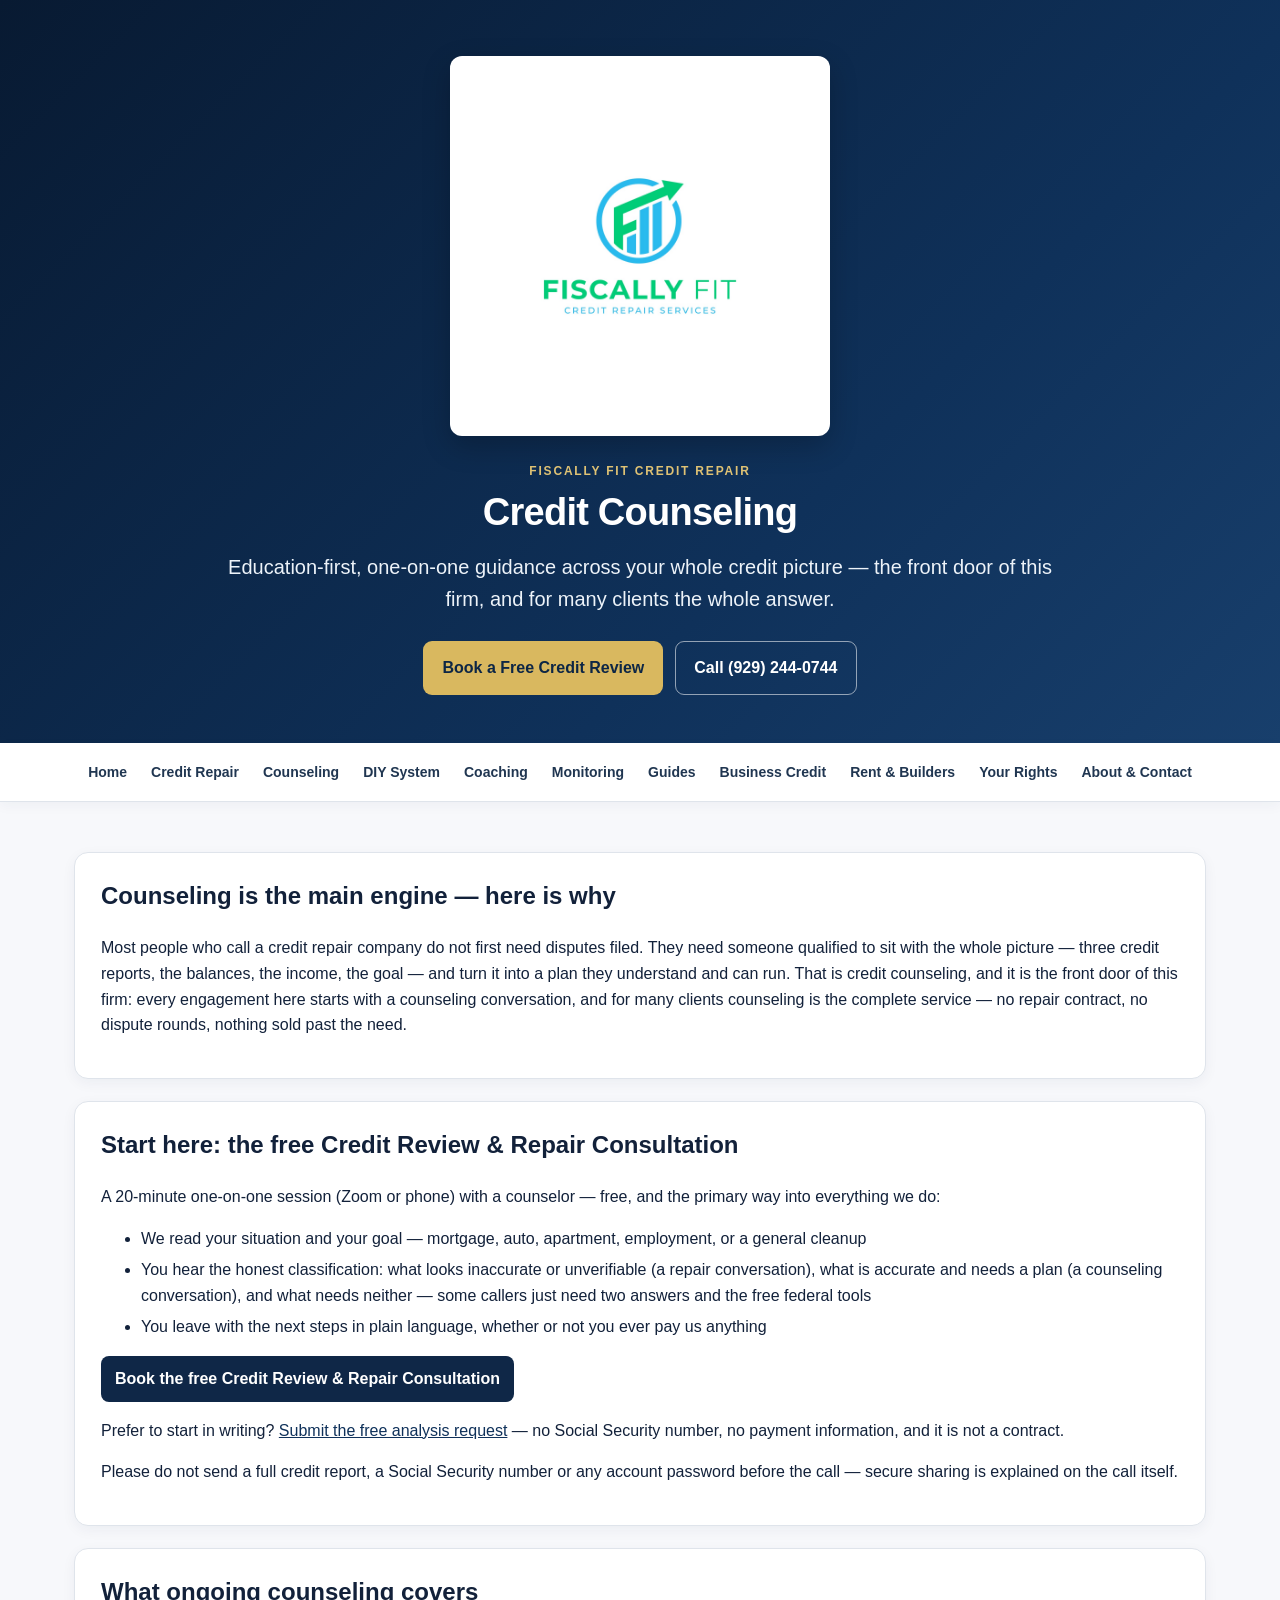
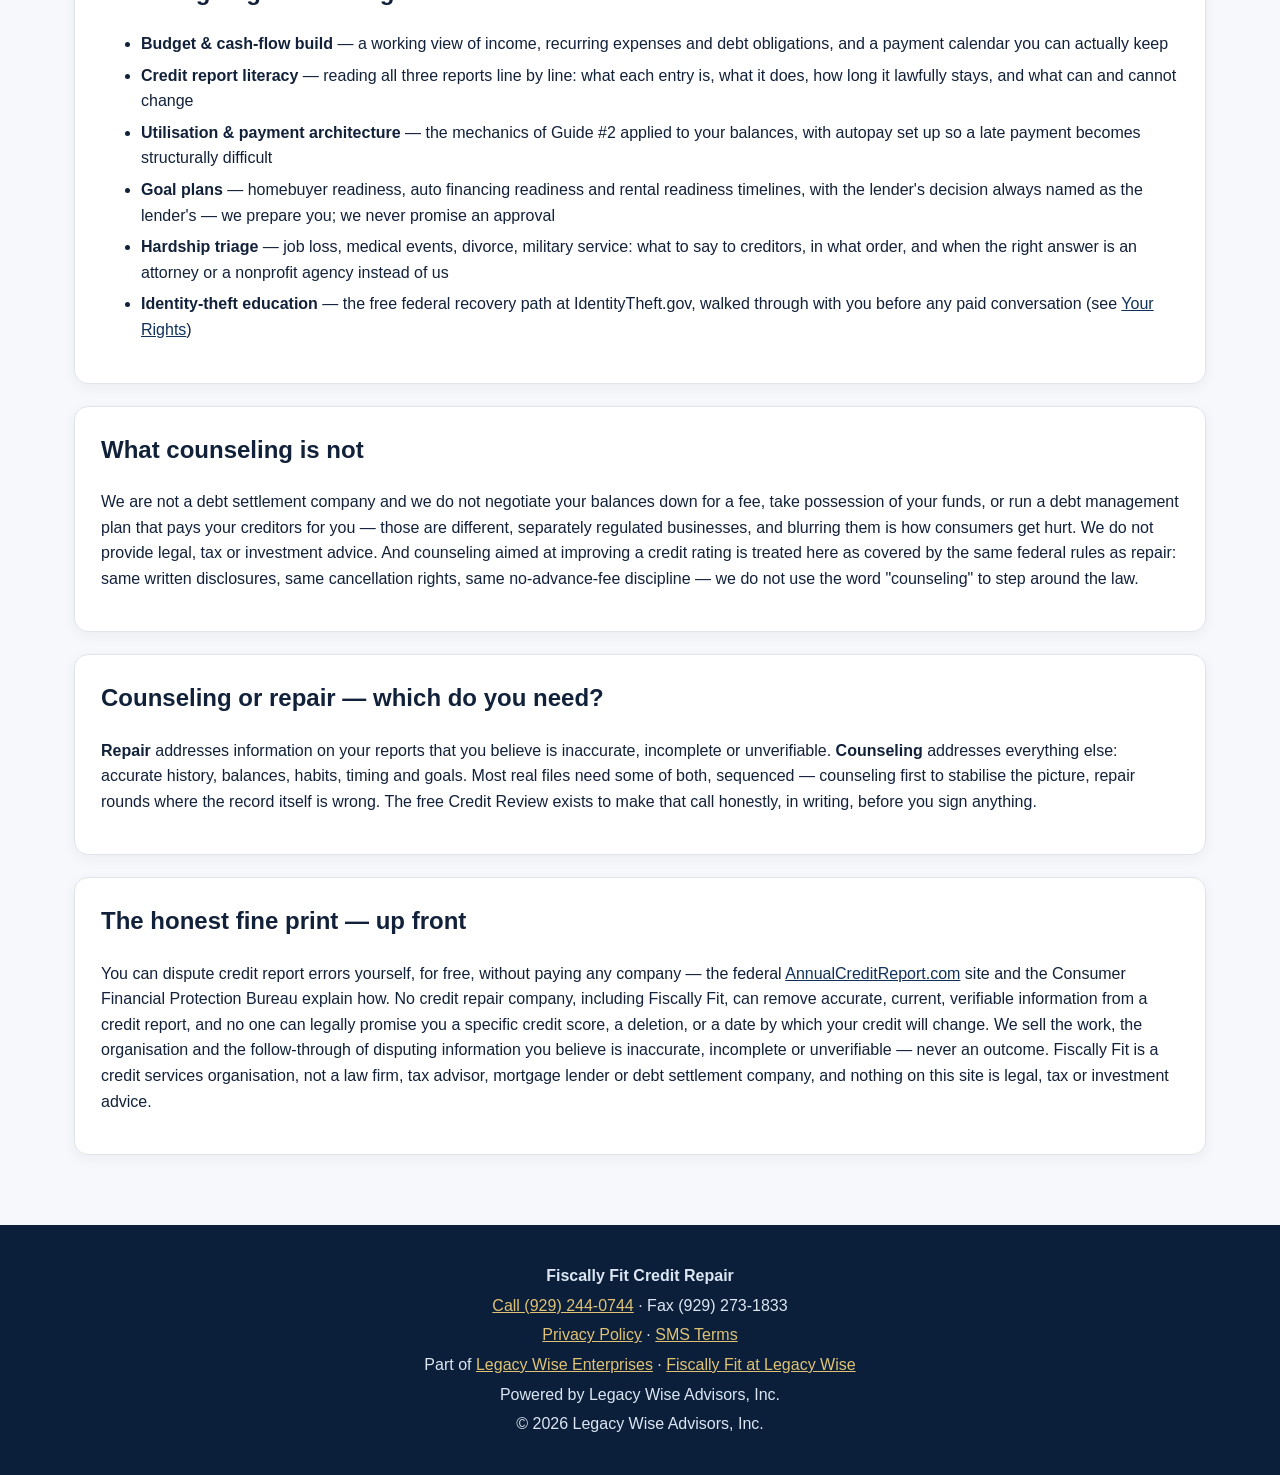
<file: credit-counseling.html>
<!doctype html>
<html lang="en">
<head>
<meta charset="utf-8">
<meta name="viewport" content="width=device-width,initial-scale=1">
<title>Credit Counseling | Fiscally Fit Credit Repair</title>
<meta name="description" content="One-on-one credit counseling: budget and credit guidance, report literacy, goal plans and hardship triage — starting with a free 20-minute Credit Review & Repair Consultation.">
<link rel="canonical" href="https://fiscallyfitcreditrepair.com/credit-counseling.html">
<meta name="robots" content="index,follow,max-image-preview:large,max-snippet:-1,max-video-preview:-1">
<meta property="og:type" content="website">
<meta property="og:title" content="Credit Counseling | Fiscally Fit Credit Repair">
<meta property="og:description" content="One-on-one credit counseling: budget and credit guidance, report literacy, goal plans and hardship triage — starting with a free 20-minute Credit Review & Repair Consultation.">
<meta property="og:url" content="https://fiscallyfitcreditrepair.com/credit-counseling.html">
<meta property="og:image" content="https://fiscallyfitcreditrepair.com/assets/fiscally-fit-logo.jpg">
<meta name="twitter:card" content="summary_large_image">
<meta name="twitter:title" content="Credit Counseling | Fiscally Fit Credit Repair">
<meta name="twitter:description" content="One-on-one credit counseling: budget and credit guidance, report literacy, goal plans and hardship triage — starting with a free 20-minute Credit Review & Repair Consultation.">
<meta name="twitter:image" content="https://fiscallyfitcreditrepair.com/assets/fiscally-fit-logo.jpg">
<link rel="stylesheet" href="styles.css">
<script type="application/ld+json">{"@context": "https://schema.org", "@type": "Organization", "name": "Fiscally Fit Credit Repair", "url": "https://fiscallyfitcreditrepair.com/", "telephone": "+1-929-244-0744", "faxNumber": "+1-929-273-1833", "address": {"@type": "PostalAddress", "streetAddress": "12 Fremont Avenue", "addressLocality": "Staten Island", "addressRegion": "NY", "postalCode": "10306"}, "parentOrganization": {"@type": "Organization", "name": "Legacy Wise Advisors, Inc.", "url": "https://legacywiseenterprises.com/"}}</script>
</head><body>
<header class="hero subhero"><div class="wrap">
<img class="company-logo" src="assets/fiscally-fit-logo.jpg" alt="Fiscally Fit Credit Repair logo">
<p class="eyebrow">Fiscally Fit Credit Repair</p>
<h1>Credit Counseling</h1>
<p class="lead">Education-first, one-on-one guidance across your whole credit picture — the front door of this firm, and for many clients the whole answer.</p>
<div class="actions"><a class="btn" href="https://scheduler.zoom.us/legacywiseadvisors/credit-repair-consult">Book a Free Credit Review</a><a class="btn ghost" href="tel:+19292440744">Call (929) 244-0744</a></div>
</div></header>
<nav class="quicknav"><div class="wrap navlinks">
<a href="index.html">Home</a>
<a href="credit-repair.html">Credit Repair</a>
<a href="credit-counseling.html">Counseling</a>
<a href="diy-dispute-system.html">DIY System</a>
<a href="credit-coaching.html">Coaching</a>
<a href="credit-monitoring.html">Monitoring</a>
<a href="white-papers.html">Guides</a>
<a href="business-credit.html">Business Credit</a>
<a href="rent-reporting-builders.html">Rent &amp; Builders</a>
<a href="your-rights.html">Your Rights</a>
<a href="about-contact.html">About &amp; Contact</a>
</div></nav>
<main class="wrap content-page">
<section class="panel"><h2>Counseling is the main engine — here is why</h2>
<p>Most people who call a credit repair company do not first need disputes filed. They need someone qualified to sit with the whole picture — three credit reports, the balances, the income, the goal — and turn it into a plan they understand and can run. That is credit counseling, and it is the front door of this firm: every engagement here starts with a counseling conversation, and for many clients counseling is the complete service — no repair contract, no dispute rounds, nothing sold past the need.</p></section>
<section class="panel"><h2>Start here: the free Credit Review &amp; Repair Consultation</h2>
<p>A 20-minute one-on-one session (Zoom or phone) with a counselor — free, and the primary way into everything we do:</p><ul>
<li>We read your situation and your goal — mortgage, auto, apartment, employment, or a general cleanup</li>
<li>You hear the honest classification: what looks inaccurate or unverifiable (a repair conversation), what is accurate and needs a plan (a counseling conversation), and what needs neither — some callers just need two answers and the free federal tools</li>
<li>You leave with the next steps in plain language, whether or not you ever pay us anything</li>
</ul>
<p><a class="form-link" href="https://scheduler.zoom.us/legacywiseadvisors/credit-repair-consult">Book the free Credit Review &amp; Repair Consultation</a></p>
<p>Prefer to start in writing? <a href="https://tally.so/r/4aJYzY">Submit the free analysis request</a> — no Social Security number, no payment information, and it is not a contract.</p>
<p>Please do not send a full credit report, a Social Security number or any account password before the call — secure sharing is explained on the call itself.</p></section>
<section class="panel"><h2>What ongoing counseling covers</h2><ul>
<li><strong>Budget &amp; cash-flow build</strong> — a working view of income, recurring expenses and debt obligations, and a payment calendar you can actually keep</li>
<li><strong>Credit report literacy</strong> — reading all three reports line by line: what each entry is, what it does, how long it lawfully stays, and what can and cannot change</li>
<li><strong>Utilisation &amp; payment architecture</strong> — the mechanics of Guide #2 applied to your balances, with autopay set up so a late payment becomes structurally difficult</li>
<li><strong>Goal plans</strong> — homebuyer readiness, auto financing readiness and rental readiness timelines, with the lender's decision always named as the lender's — we prepare you; we never promise an approval</li>
<li><strong>Hardship triage</strong> — job loss, medical events, divorce, military service: what to say to creditors, in what order, and when the right answer is an attorney or a nonprofit agency instead of us</li>
<li><strong>Identity-theft education</strong> — the free federal recovery path at IdentityTheft.gov, walked through with you before any paid conversation (see <a href="your-rights.html">Your Rights</a>)</li>
</ul></section>
<section class="panel"><h2>What counseling is not</h2>
<p>We are not a debt settlement company and we do not negotiate your balances down for a fee, take possession of your funds, or run a debt management plan that pays your creditors for you — those are different, separately regulated businesses, and blurring them is how consumers get hurt. We do not provide legal, tax or investment advice. And counseling aimed at improving a credit rating is treated here as covered by the same federal rules as repair: same written disclosures, same cancellation rights, same no-advance-fee discipline — we do not use the word "counseling" to step around the law.</p></section>
<section class="panel"><h2>Counseling or repair — which do you need?</h2>
<p><strong>Repair</strong> addresses information on your reports that you believe is inaccurate, incomplete or unverifiable. <strong>Counseling</strong> addresses everything else: accurate history, balances, habits, timing and goals. Most real files need some of both, sequenced — counseling first to stabilise the picture, repair rounds where the record itself is wrong. The free Credit Review exists to make that call honestly, in writing, before you sign anything.</p></section>
<section class="panel"><h2>The honest fine print — up front</h2>
<p>You can dispute credit report errors yourself, for free, without paying any company — the federal <a href="https://www.annualcreditreport.com">AnnualCreditReport.com</a> site and the Consumer Financial Protection Bureau explain how. No credit repair company, including Fiscally Fit, can remove accurate, current, verifiable information from a credit report, and no one can legally promise you a specific credit score, a deletion, or a date by which your credit will change. We sell the work, the organisation and the follow-through of disputing information you believe is inaccurate, incomplete or unverifiable — never an outcome. Fiscally Fit is a credit services organisation, not a law firm, tax advisor, mortgage lender or debt settlement company, and nothing on this site is legal, tax or investment advice.</p></section>
</main>
<footer><div class="wrap">
<p><strong>Fiscally Fit Credit Repair</strong></p>
<p><a href="tel:+19292440744">Call (929) 244-0744</a> · Fax (929) 273-1833</p>
<p><a href="https://legacywiseenterprises.com/privacy.html">Privacy Policy</a> · <a href="https://legacywiseenterprises.com/sms-terms.html">SMS Terms</a></p>
<p>Part of <a href="https://legacywiseenterprises.com">Legacy Wise Enterprises</a> · <a href="https://legacywiseenterprises.com/fiscally-fit.html">Fiscally Fit at Legacy Wise</a></p>
<p>Powered by Legacy Wise Advisors, Inc.</p>
<p>© 2026 Legacy Wise Advisors, Inc.</p>
</div></footer>
<script type="text/javascript" id="hs-script-loader" async defer src="//js.hs-scripts.com/52083651.js"></script>
</body>
</html>
</file>
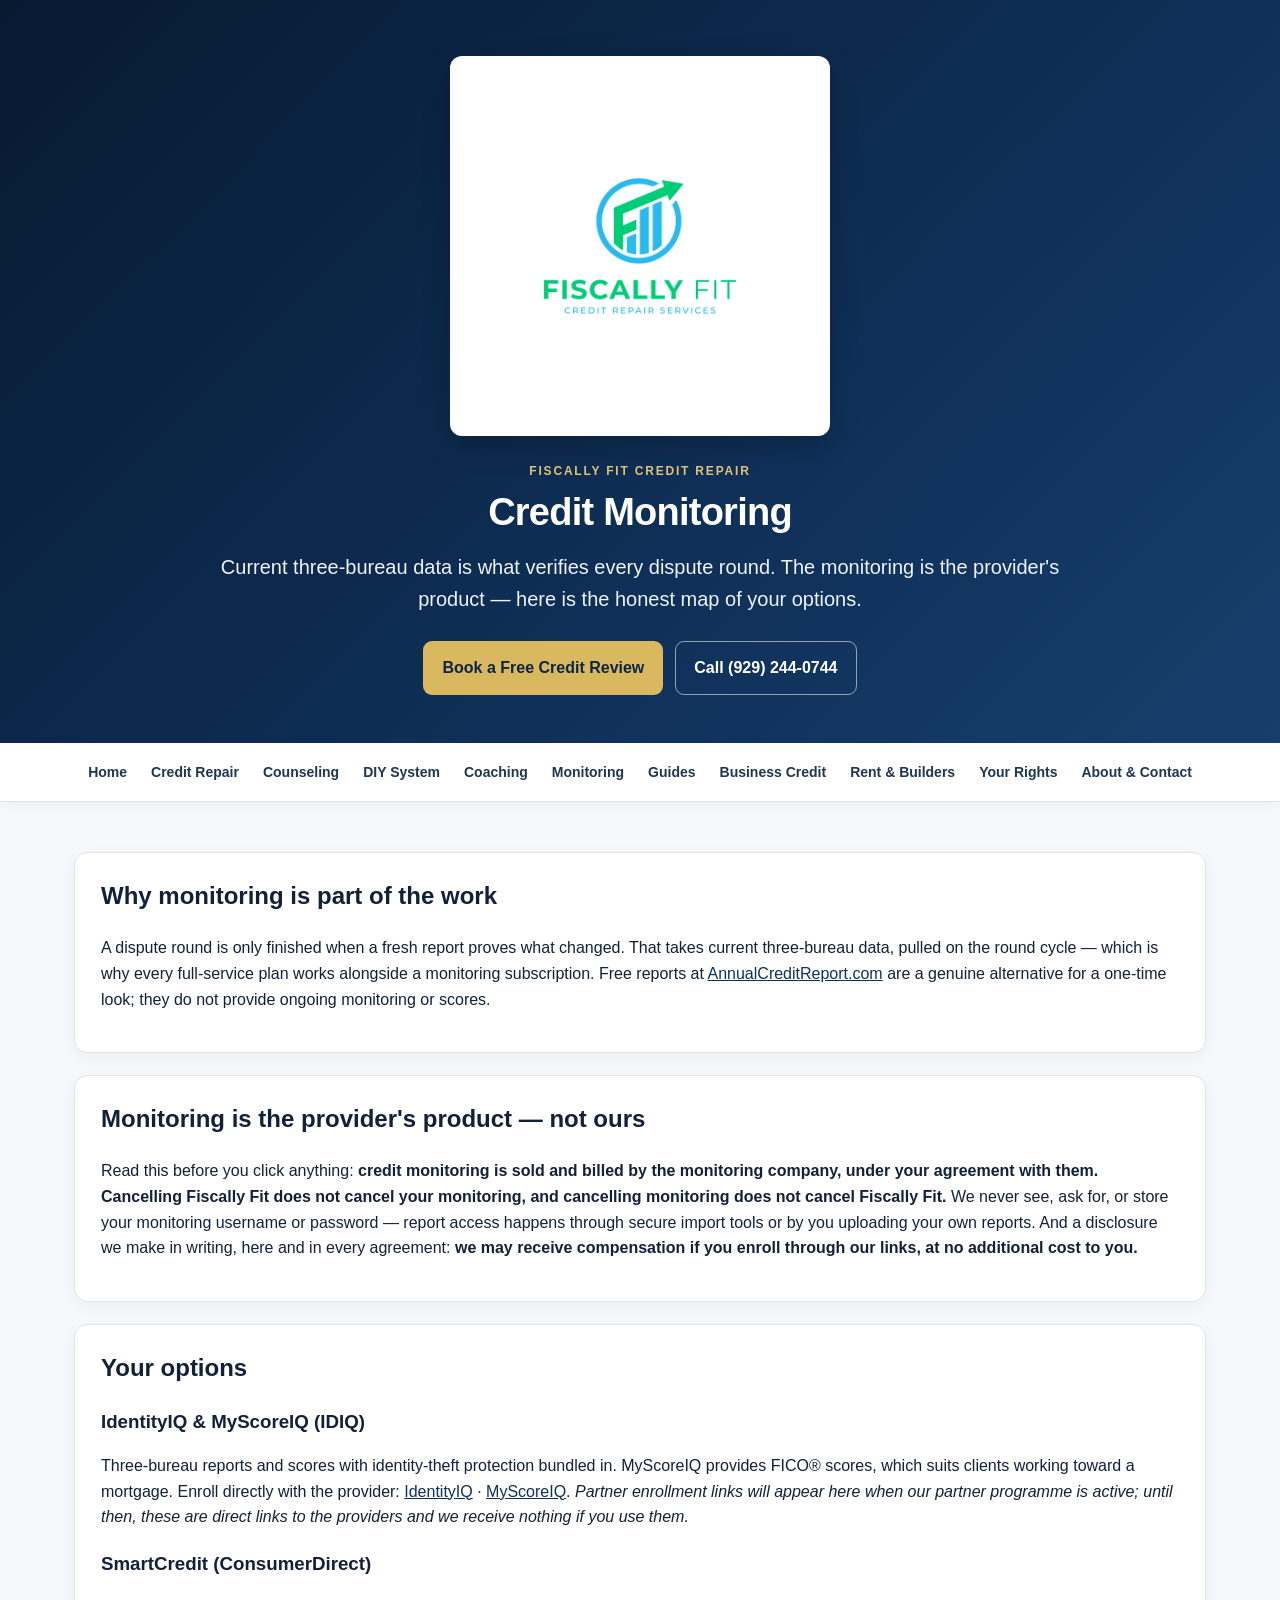
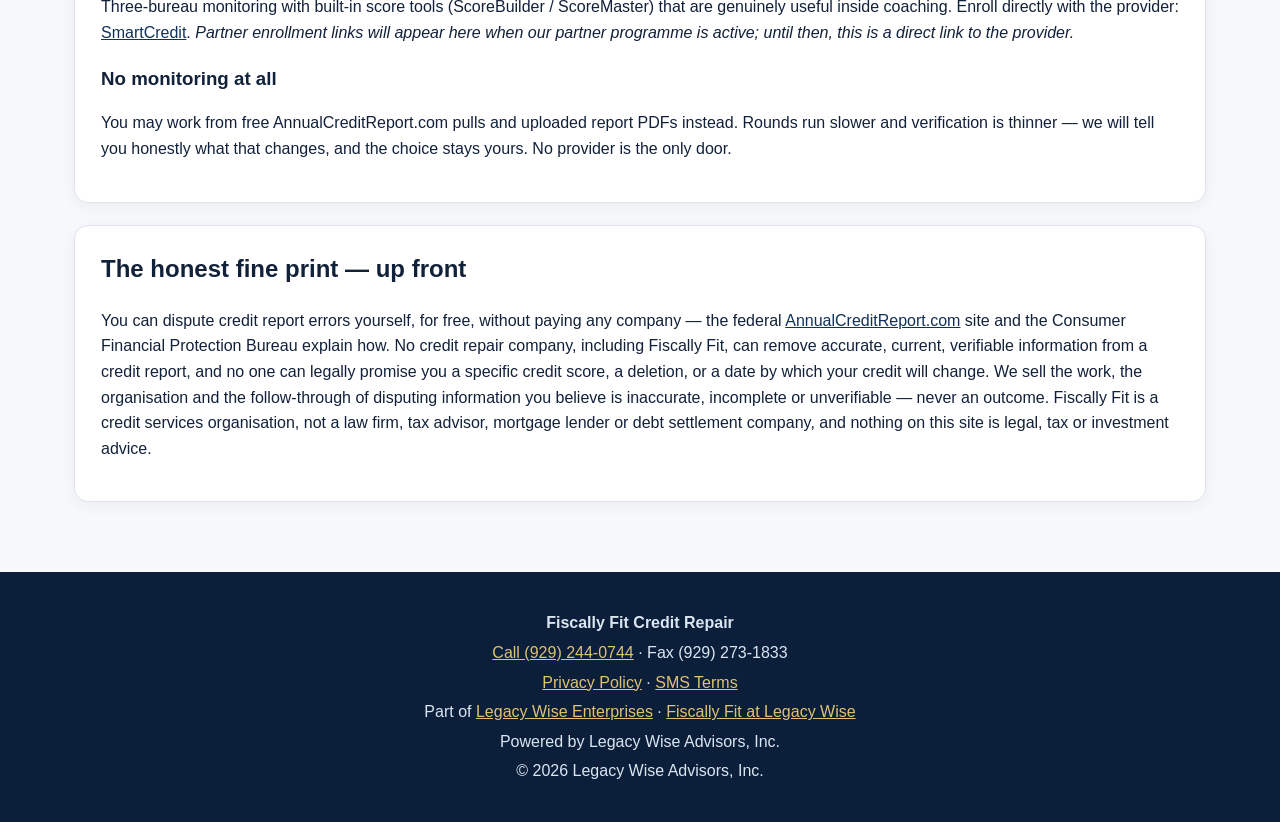
<file: credit-monitoring.html>
<!doctype html>
<html lang="en">
<head>
<meta charset="utf-8">
<meta name="viewport" content="width=device-width,initial-scale=1">
<title>Credit Monitoring | Fiscally Fit Credit Repair</title>
<meta name="description" content="Three-bureau credit monitoring from specialist providers — billed by them, never by us, with our affiliate-compensation disclosure in plain writing and no passwords ever collected.">
<link rel="canonical" href="https://fiscallyfitcreditrepair.com/credit-monitoring.html">
<meta name="robots" content="index,follow,max-image-preview:large,max-snippet:-1,max-video-preview:-1">
<meta property="og:type" content="website">
<meta property="og:title" content="Credit Monitoring | Fiscally Fit Credit Repair">
<meta property="og:description" content="Three-bureau credit monitoring from specialist providers — billed by them, never by us, with our affiliate-compensation disclosure in plain writing and no passwords ever collected.">
<meta property="og:url" content="https://fiscallyfitcreditrepair.com/credit-monitoring.html">
<meta property="og:image" content="https://fiscallyfitcreditrepair.com/assets/fiscally-fit-logo.jpg">
<meta name="twitter:card" content="summary_large_image">
<meta name="twitter:title" content="Credit Monitoring | Fiscally Fit Credit Repair">
<meta name="twitter:description" content="Three-bureau credit monitoring from specialist providers — billed by them, never by us, with our affiliate-compensation disclosure in plain writing and no passwords ever collected.">
<meta name="twitter:image" content="https://fiscallyfitcreditrepair.com/assets/fiscally-fit-logo.jpg">
<link rel="stylesheet" href="styles.css">
<script type="application/ld+json">{"@context": "https://schema.org", "@type": "Organization", "name": "Fiscally Fit Credit Repair", "url": "https://fiscallyfitcreditrepair.com/", "telephone": "+1-929-244-0744", "faxNumber": "+1-929-273-1833", "address": {"@type": "PostalAddress", "streetAddress": "12 Fremont Avenue", "addressLocality": "Staten Island", "addressRegion": "NY", "postalCode": "10306"}, "parentOrganization": {"@type": "Organization", "name": "Legacy Wise Advisors, Inc.", "url": "https://legacywiseenterprises.com/"}}</script>
</head><body>
<header class="hero subhero"><div class="wrap">
<img class="company-logo" src="assets/fiscally-fit-logo.jpg" alt="Fiscally Fit Credit Repair logo">
<p class="eyebrow">Fiscally Fit Credit Repair</p>
<h1>Credit Monitoring</h1>
<p class="lead">Current three-bureau data is what verifies every dispute round. The monitoring is the provider's product — here is the honest map of your options.</p>
<div class="actions"><a class="btn" href="https://scheduler.zoom.us/legacywiseadvisors/credit-repair-consult">Book a Free Credit Review</a><a class="btn ghost" href="tel:+19292440744">Call (929) 244-0744</a></div>
</div></header>
<nav class="quicknav"><div class="wrap navlinks">
<a href="index.html">Home</a>
<a href="credit-repair.html">Credit Repair</a>
<a href="credit-counseling.html">Counseling</a>
<a href="diy-dispute-system.html">DIY System</a>
<a href="credit-coaching.html">Coaching</a>
<a href="credit-monitoring.html">Monitoring</a>
<a href="white-papers.html">Guides</a>
<a href="business-credit.html">Business Credit</a>
<a href="rent-reporting-builders.html">Rent &amp; Builders</a>
<a href="your-rights.html">Your Rights</a>
<a href="about-contact.html">About &amp; Contact</a>
</div></nav>
<main class="wrap content-page">
<section class="panel"><h2>Why monitoring is part of the work</h2>
<p>A dispute round is only finished when a fresh report proves what changed. That takes current three-bureau data, pulled on the round cycle — which is why every full-service plan works alongside a monitoring subscription. Free reports at <a href="https://www.annualcreditreport.com">AnnualCreditReport.com</a> are a genuine alternative for a one-time look; they do not provide ongoing monitoring or scores.</p></section>
<section class="panel"><h2>Monitoring is the provider's product — not ours</h2>
<p>Read this before you click anything: <strong>credit monitoring is sold and billed by the monitoring company, under your agreement with them. Cancelling Fiscally Fit does not cancel your monitoring, and cancelling monitoring does not cancel Fiscally Fit.</strong> We never see, ask for, or store your monitoring username or password — report access happens through secure import tools or by you uploading your own reports. And a disclosure we make in writing, here and in every agreement: <strong>we may receive compensation if you enroll through our links, at no additional cost to you.</strong></p></section>
<section class="panel"><h2>Your options</h2>
<h3>IdentityIQ &amp; MyScoreIQ (IDIQ)</h3>
<p>Three-bureau reports and scores with identity-theft protection bundled in. MyScoreIQ provides FICO® scores, which suits clients working toward a mortgage. Enroll directly with the provider: <a href="https://www.identityiq.com">IdentityIQ</a> · <a href="https://www.myscoreiq.com">MyScoreIQ</a>. <em>Partner enrollment links will appear here when our partner programme is active; until then, these are direct links to the providers and we receive nothing if you use them.</em></p>
<h3>SmartCredit (ConsumerDirect)</h3>
<p>Three-bureau monitoring with built-in score tools (ScoreBuilder / ScoreMaster) that are genuinely useful inside coaching. Enroll directly with the provider: <a href="https://www.smartcredit.com">SmartCredit</a>. <em>Partner enrollment links will appear here when our partner programme is active; until then, this is a direct link to the provider.</em></p>
<h3>No monitoring at all</h3>
<p>You may work from free AnnualCreditReport.com pulls and uploaded report PDFs instead. Rounds run slower and verification is thinner — we will tell you honestly what that changes, and the choice stays yours. No provider is the only door.</p></section>
<section class="panel"><h2>The honest fine print — up front</h2>
<p>You can dispute credit report errors yourself, for free, without paying any company — the federal <a href="https://www.annualcreditreport.com">AnnualCreditReport.com</a> site and the Consumer Financial Protection Bureau explain how. No credit repair company, including Fiscally Fit, can remove accurate, current, verifiable information from a credit report, and no one can legally promise you a specific credit score, a deletion, or a date by which your credit will change. We sell the work, the organisation and the follow-through of disputing information you believe is inaccurate, incomplete or unverifiable — never an outcome. Fiscally Fit is a credit services organisation, not a law firm, tax advisor, mortgage lender or debt settlement company, and nothing on this site is legal, tax or investment advice.</p></section>
</main>
<footer><div class="wrap">
<p><strong>Fiscally Fit Credit Repair</strong></p>
<p><a href="tel:+19292440744">Call (929) 244-0744</a> · Fax (929) 273-1833</p>
<p><a href="https://legacywiseenterprises.com/privacy.html">Privacy Policy</a> · <a href="https://legacywiseenterprises.com/sms-terms.html">SMS Terms</a></p>
<p>Part of <a href="https://legacywiseenterprises.com">Legacy Wise Enterprises</a> · <a href="https://legacywiseenterprises.com/fiscally-fit.html">Fiscally Fit at Legacy Wise</a></p>
<p>Powered by Legacy Wise Advisors, Inc.</p>
<p>© 2026 Legacy Wise Advisors, Inc.</p>
</div></footer>
<script type="text/javascript" id="hs-script-loader" async defer src="//js.hs-scripts.com/52083651.js"></script>
</body>
</html>
</file>
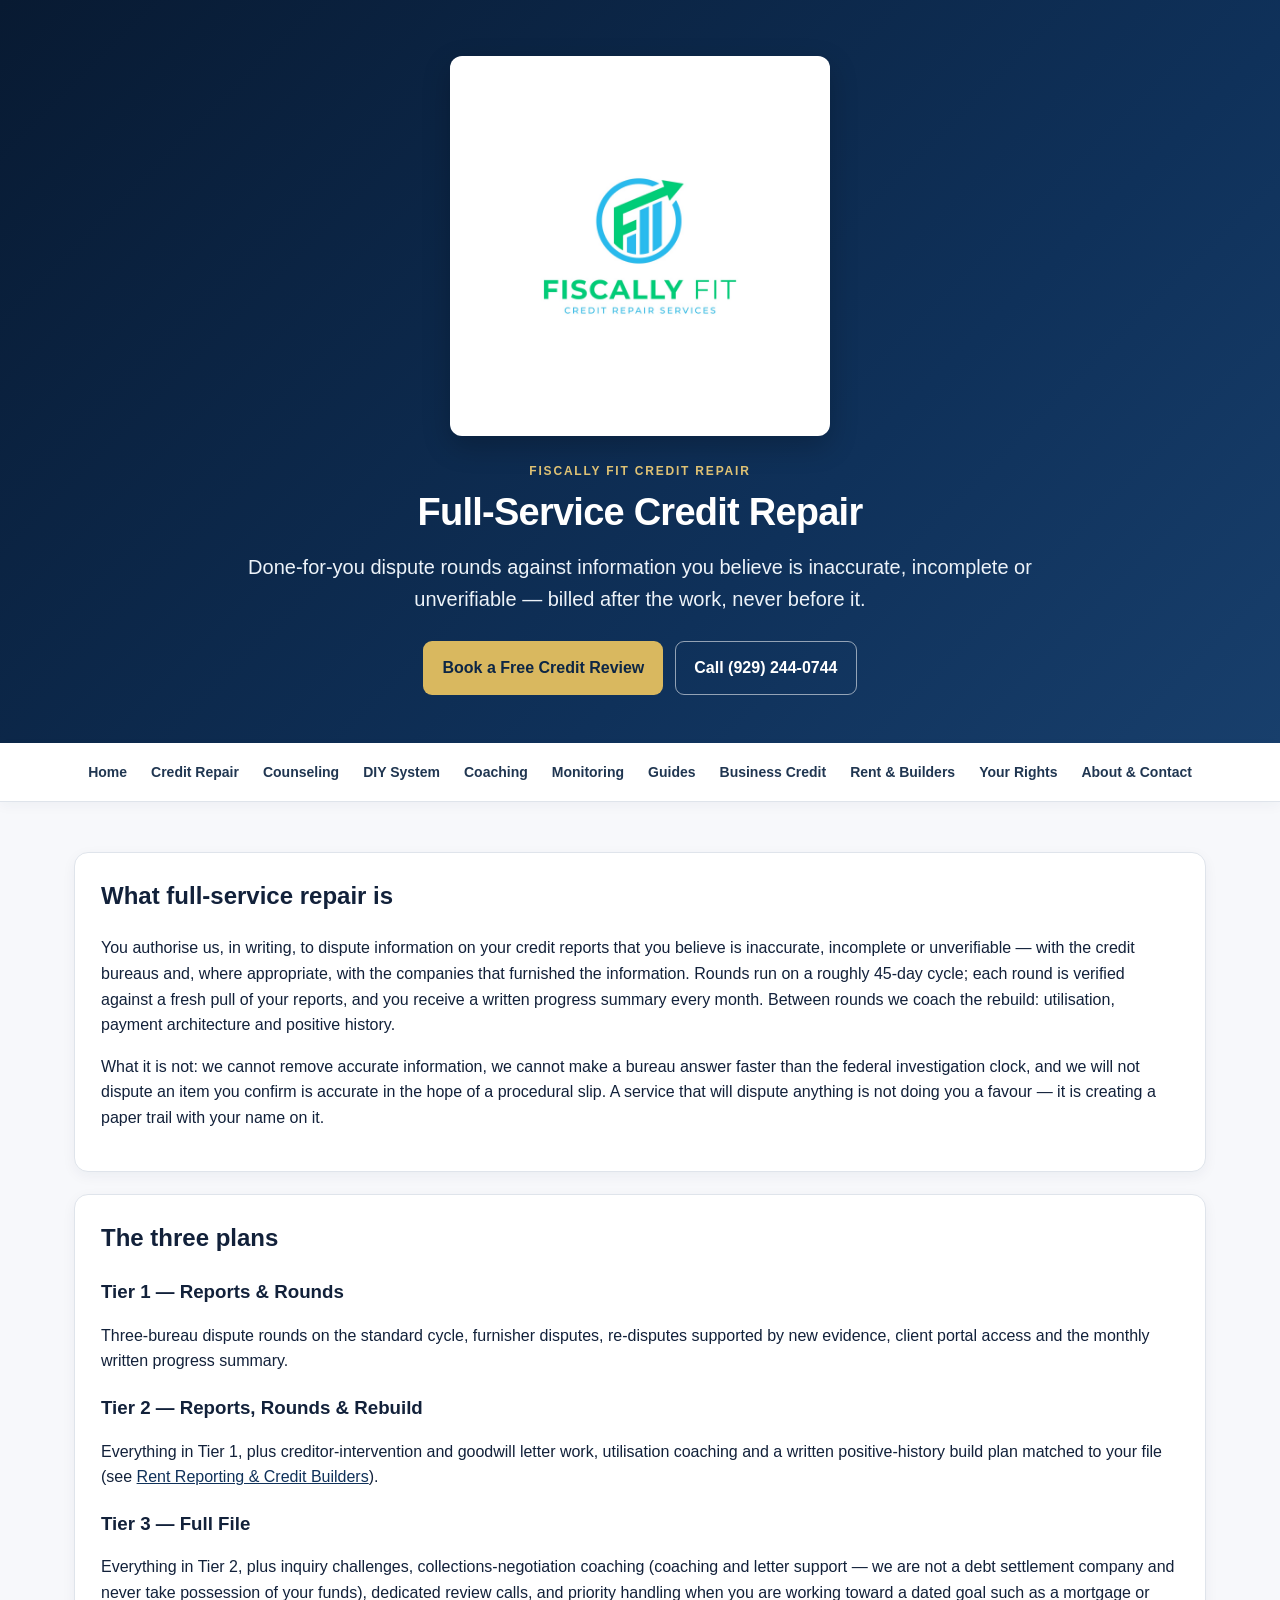
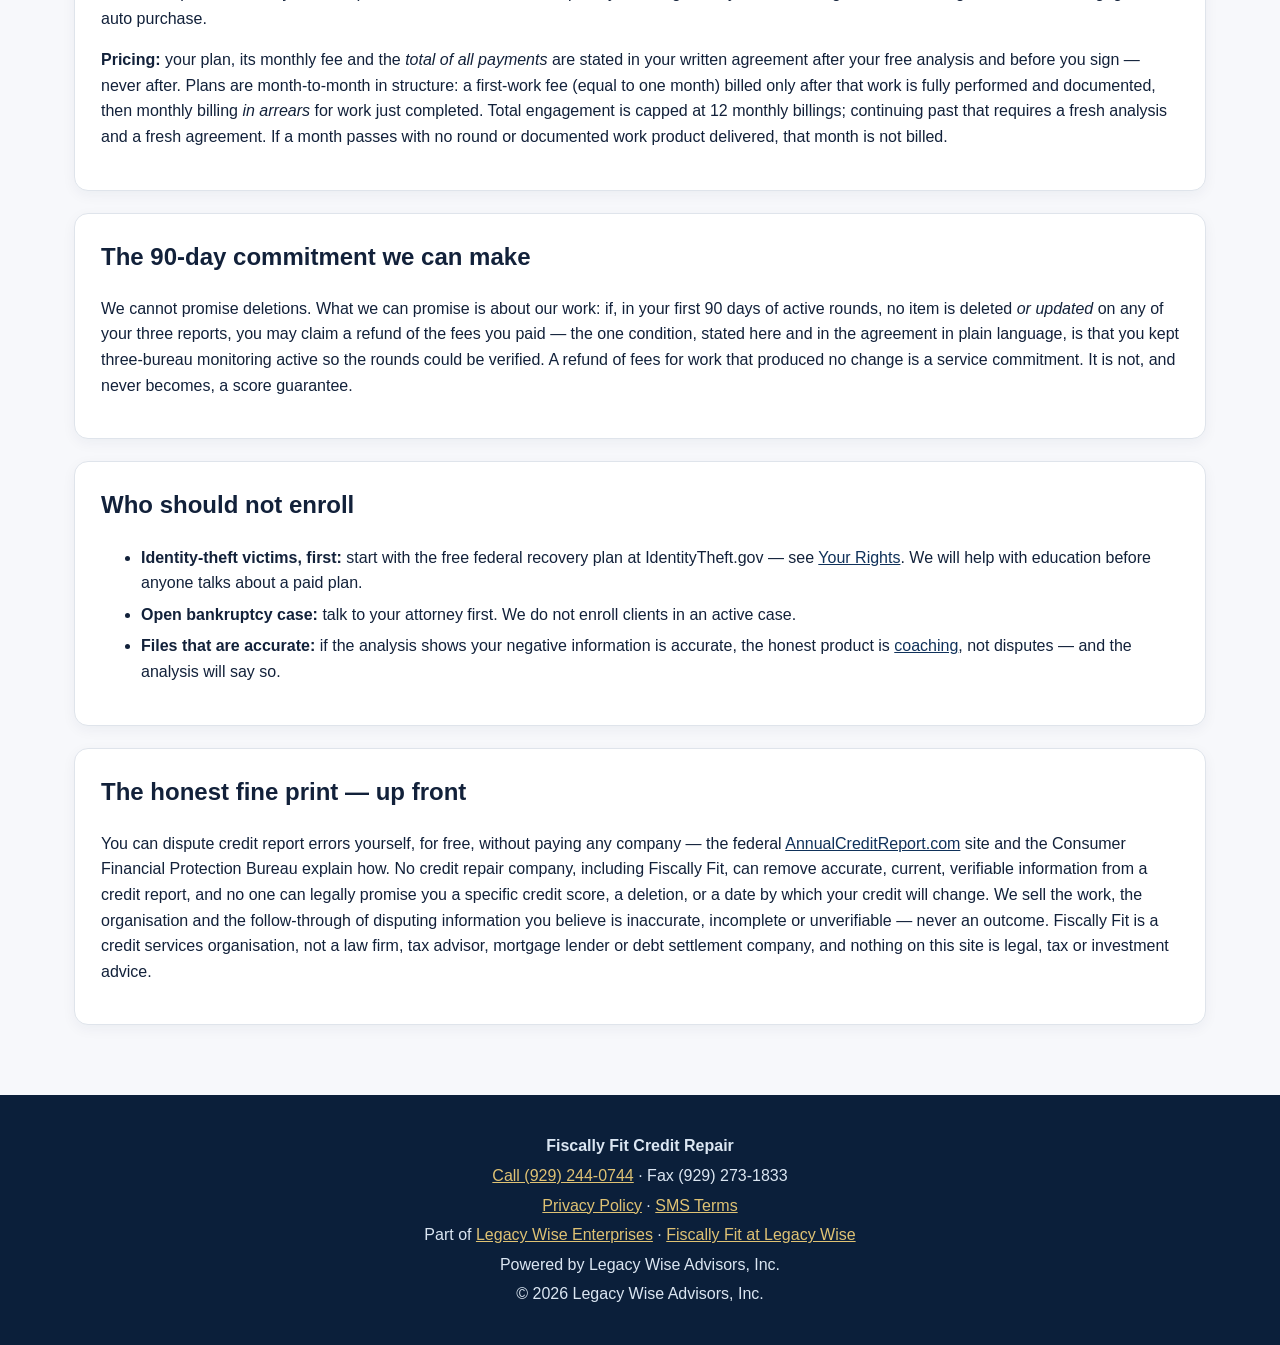
<file: credit-repair.html>
<!doctype html>
<html lang="en">
<head>
<meta charset="utf-8">
<meta name="viewport" content="width=device-width,initial-scale=1">
<title>Full-Service Credit Repair | Fiscally Fit Credit Repair</title>
<meta name="description" content="Done-for-you credit dispute rounds billed monthly in arrears, with a 12-billing cap, a no-work-month billing pause, and a 90-day refund-of-fees commitment. Free written analysis first.">
<link rel="canonical" href="https://fiscallyfitcreditrepair.com/credit-repair.html">
<meta name="robots" content="index,follow,max-image-preview:large,max-snippet:-1,max-video-preview:-1">
<meta property="og:type" content="website">
<meta property="og:title" content="Full-Service Credit Repair | Fiscally Fit Credit Repair">
<meta property="og:description" content="Done-for-you credit dispute rounds billed monthly in arrears, with a 12-billing cap, a no-work-month billing pause, and a 90-day refund-of-fees commitment. Free written analysis first.">
<meta property="og:url" content="https://fiscallyfitcreditrepair.com/credit-repair.html">
<meta property="og:image" content="https://fiscallyfitcreditrepair.com/assets/fiscally-fit-logo.jpg">
<meta name="twitter:card" content="summary_large_image">
<meta name="twitter:title" content="Full-Service Credit Repair | Fiscally Fit Credit Repair">
<meta name="twitter:description" content="Done-for-you credit dispute rounds billed monthly in arrears, with a 12-billing cap, a no-work-month billing pause, and a 90-day refund-of-fees commitment. Free written analysis first.">
<meta name="twitter:image" content="https://fiscallyfitcreditrepair.com/assets/fiscally-fit-logo.jpg">
<link rel="stylesheet" href="styles.css">
<script type="application/ld+json">{"@context": "https://schema.org", "@type": "Organization", "name": "Fiscally Fit Credit Repair", "url": "https://fiscallyfitcreditrepair.com/", "telephone": "+1-929-244-0744", "faxNumber": "+1-929-273-1833", "address": {"@type": "PostalAddress", "streetAddress": "12 Fremont Avenue", "addressLocality": "Staten Island", "addressRegion": "NY", "postalCode": "10306"}, "parentOrganization": {"@type": "Organization", "name": "Legacy Wise Advisors, Inc.", "url": "https://legacywiseenterprises.com/"}}</script>
</head><body>
<header class="hero subhero"><div class="wrap">
<img class="company-logo" src="assets/fiscally-fit-logo.jpg" alt="Fiscally Fit Credit Repair logo">
<p class="eyebrow">Fiscally Fit Credit Repair</p>
<h1>Full-Service Credit Repair</h1>
<p class="lead">Done-for-you dispute rounds against information you believe is inaccurate, incomplete or unverifiable — billed after the work, never before it.</p>
<div class="actions"><a class="btn" href="https://scheduler.zoom.us/legacywiseadvisors/credit-repair-consult">Book a Free Credit Review</a><a class="btn ghost" href="tel:+19292440744">Call (929) 244-0744</a></div>
</div></header>
<nav class="quicknav"><div class="wrap navlinks">
<a href="index.html">Home</a>
<a href="credit-repair.html">Credit Repair</a>
<a href="credit-counseling.html">Counseling</a>
<a href="diy-dispute-system.html">DIY System</a>
<a href="credit-coaching.html">Coaching</a>
<a href="credit-monitoring.html">Monitoring</a>
<a href="white-papers.html">Guides</a>
<a href="business-credit.html">Business Credit</a>
<a href="rent-reporting-builders.html">Rent &amp; Builders</a>
<a href="your-rights.html">Your Rights</a>
<a href="about-contact.html">About &amp; Contact</a>
</div></nav>
<main class="wrap content-page">
<section class="panel"><h2>What full-service repair is</h2>
<p>You authorise us, in writing, to dispute information on your credit reports that you believe is inaccurate, incomplete or unverifiable — with the credit bureaus and, where appropriate, with the companies that furnished the information. Rounds run on a roughly 45-day cycle; each round is verified against a fresh pull of your reports, and you receive a written progress summary every month. Between rounds we coach the rebuild: utilisation, payment architecture and positive history.</p>
<p>What it is not: we cannot remove accurate information, we cannot make a bureau answer faster than the federal investigation clock, and we will not dispute an item you confirm is accurate in the hope of a procedural slip. A service that will dispute anything is not doing you a favour — it is creating a paper trail with your name on it.</p></section>
<section class="panel"><h2>The three plans</h2>
<h3>Tier 1 — Reports &amp; Rounds</h3>
<p>Three-bureau dispute rounds on the standard cycle, furnisher disputes, re-disputes supported by new evidence, client portal access and the monthly written progress summary.</p>
<h3>Tier 2 — Reports, Rounds &amp; Rebuild</h3>
<p>Everything in Tier 1, plus creditor-intervention and goodwill letter work, utilisation coaching and a written positive-history build plan matched to your file (see <a href="rent-reporting-builders.html">Rent Reporting &amp; Credit Builders</a>).</p>
<h3>Tier 3 — Full File</h3>
<p>Everything in Tier 2, plus inquiry challenges, collections-negotiation coaching (coaching and letter support — we are not a debt settlement company and never take possession of your funds), dedicated review calls, and priority handling when you are working toward a dated goal such as a mortgage or auto purchase.</p>
<p><strong>Pricing:</strong> your plan, its monthly fee and the <em>total of all payments</em> are stated in your written agreement after your free analysis and before you sign — never after. Plans are month-to-month in structure: a first-work fee (equal to one month) billed only after that work is fully performed and documented, then monthly billing <em>in arrears</em> for work just completed. Total engagement is capped at 12 monthly billings; continuing past that requires a fresh analysis and a fresh agreement. If a month passes with no round or documented work product delivered, that month is not billed.</p></section>
<section class="panel"><h2>The 90-day commitment we can make</h2>
<p>We cannot promise deletions. What we can promise is about our work: if, in your first 90 days of active rounds, no item is deleted <em>or updated</em> on any of your three reports, you may claim a refund of the fees you paid — the one condition, stated here and in the agreement in plain language, is that you kept three-bureau monitoring active so the rounds could be verified. A refund of fees for work that produced no change is a service commitment. It is not, and never becomes, a score guarantee.</p></section>
<section class="panel"><h2>Who should not enroll</h2><ul>
<li><strong>Identity-theft victims, first:</strong> start with the free federal recovery plan at IdentityTheft.gov — see <a href="your-rights.html">Your Rights</a>. We will help with education before anyone talks about a paid plan.</li>
<li><strong>Open bankruptcy case:</strong> talk to your attorney first. We do not enroll clients in an active case.</li>
<li><strong>Files that are accurate:</strong> if the analysis shows your negative information is accurate, the honest product is <a href="credit-coaching.html">coaching</a>, not disputes — and the analysis will say so.</li>
</ul></section>
<section class="panel"><h2>The honest fine print — up front</h2>
<p>You can dispute credit report errors yourself, for free, without paying any company — the federal <a href="https://www.annualcreditreport.com">AnnualCreditReport.com</a> site and the Consumer Financial Protection Bureau explain how. No credit repair company, including Fiscally Fit, can remove accurate, current, verifiable information from a credit report, and no one can legally promise you a specific credit score, a deletion, or a date by which your credit will change. We sell the work, the organisation and the follow-through of disputing information you believe is inaccurate, incomplete or unverifiable — never an outcome. Fiscally Fit is a credit services organisation, not a law firm, tax advisor, mortgage lender or debt settlement company, and nothing on this site is legal, tax or investment advice.</p></section>
</main>
<footer><div class="wrap">
<p><strong>Fiscally Fit Credit Repair</strong></p>
<p><a href="tel:+19292440744">Call (929) 244-0744</a> · Fax (929) 273-1833</p>
<p><a href="https://legacywiseenterprises.com/privacy.html">Privacy Policy</a> · <a href="https://legacywiseenterprises.com/sms-terms.html">SMS Terms</a></p>
<p>Part of <a href="https://legacywiseenterprises.com">Legacy Wise Enterprises</a> · <a href="https://legacywiseenterprises.com/fiscally-fit.html">Fiscally Fit at Legacy Wise</a></p>
<p>Powered by Legacy Wise Advisors, Inc.</p>
<p>© 2026 Legacy Wise Advisors, Inc.</p>
</div></footer>
<script type="text/javascript" id="hs-script-loader" async defer src="//js.hs-scripts.com/52083651.js"></script>
</body>
</html>
</file>
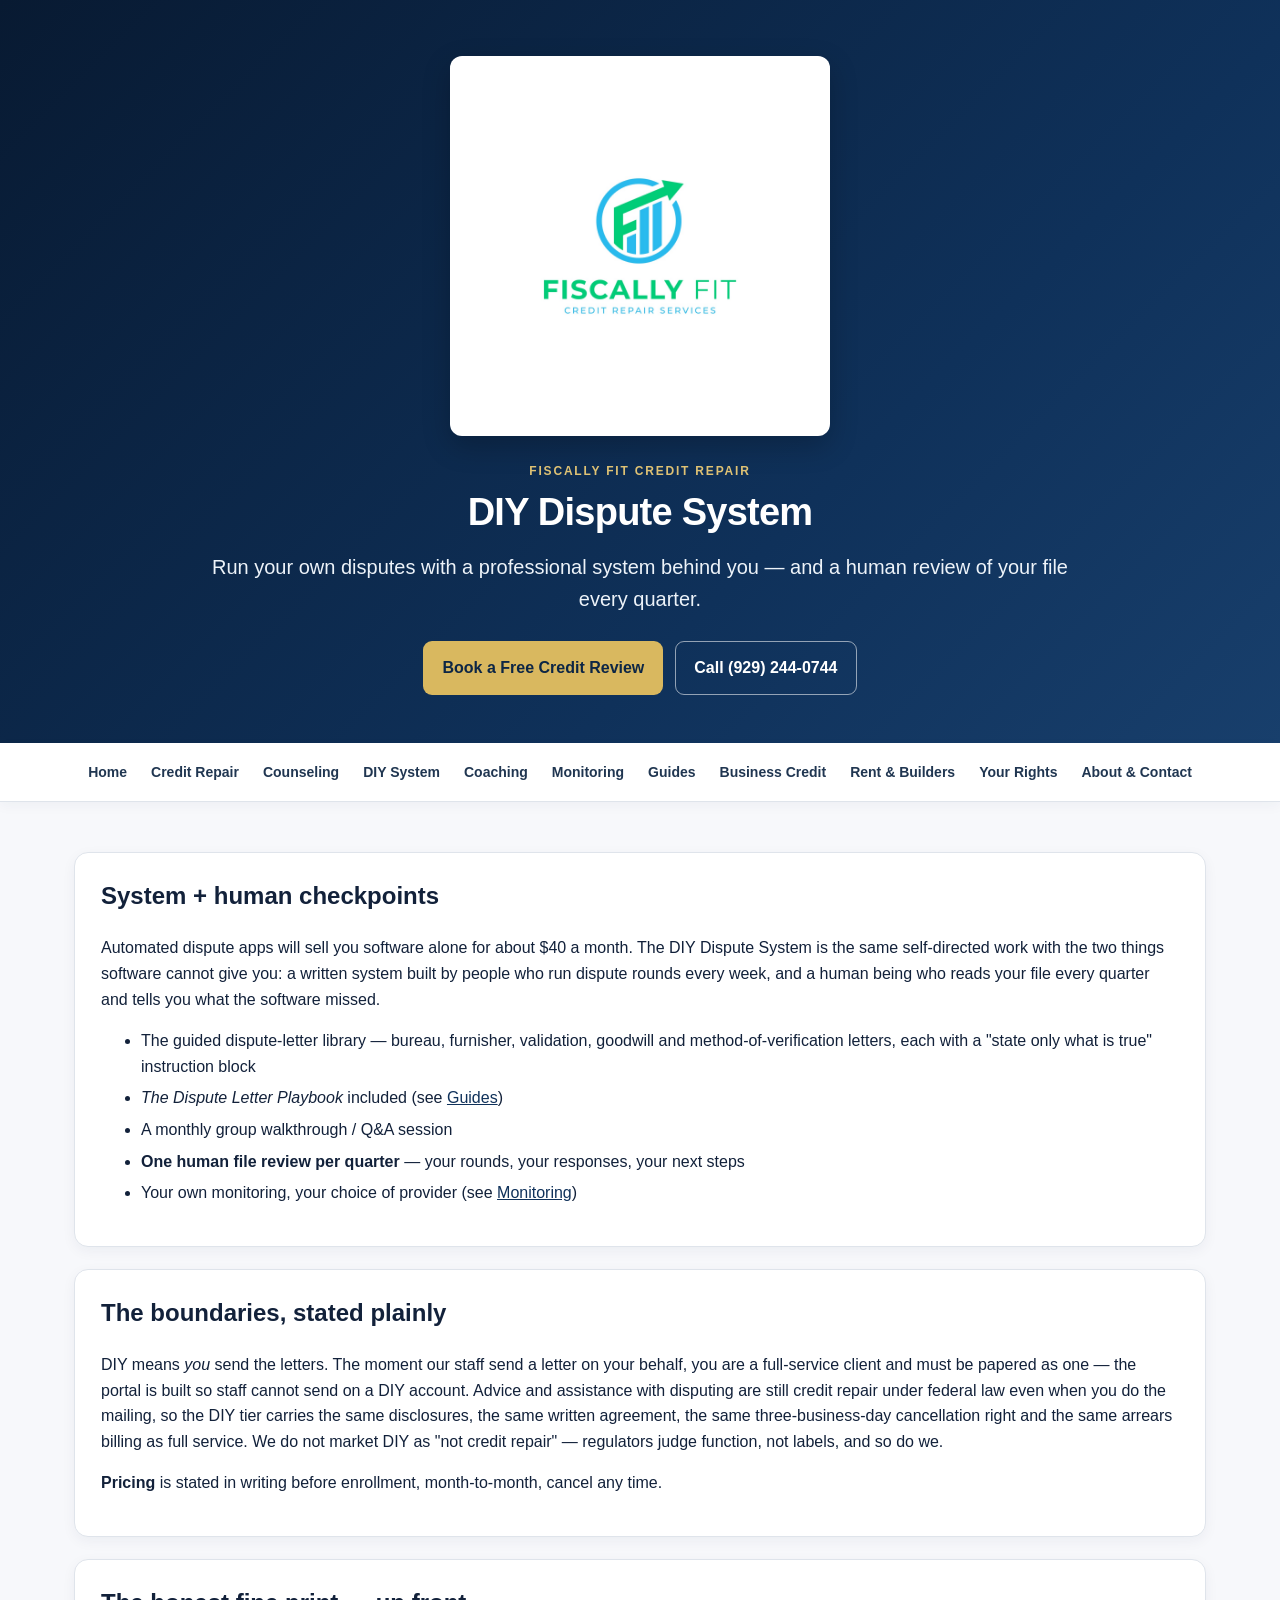
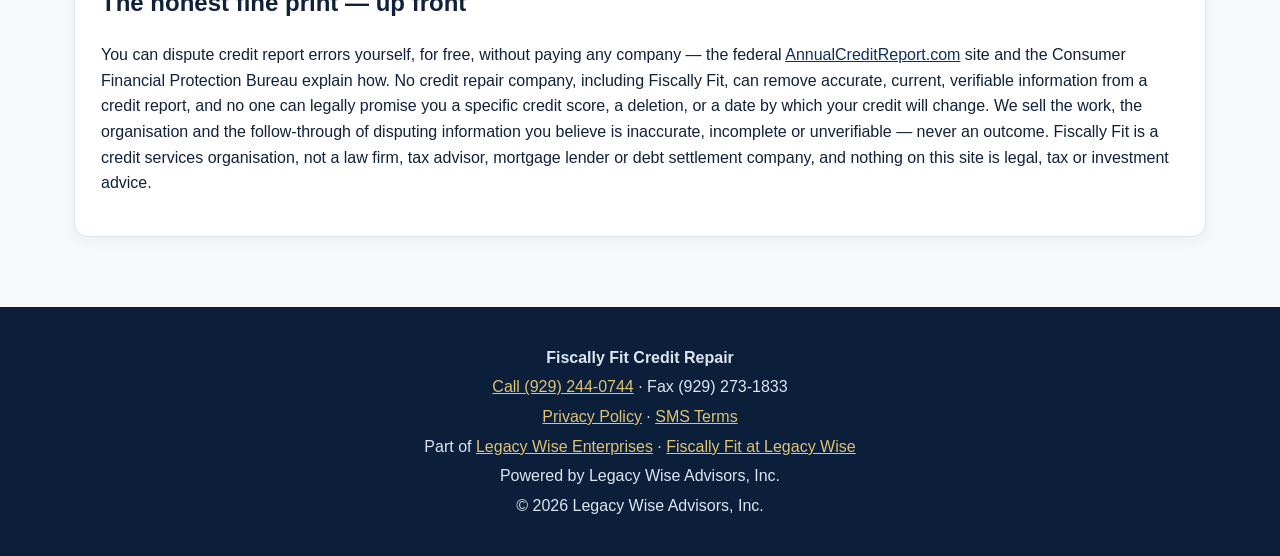
<file: diy-dispute-system.html>
<!doctype html>
<html lang="en">
<head>
<meta charset="utf-8">
<meta name="viewport" content="width=device-width,initial-scale=1">
<title>DIY Dispute System | Fiscally Fit Credit Repair</title>
<meta name="description" content="A guided dispute-letter system with monthly group walkthroughs and a human file review every quarter — for people who want to run their own disputes with expert checkpoints.">
<link rel="canonical" href="https://fiscallyfitcreditrepair.com/diy-dispute-system.html">
<meta name="robots" content="index,follow,max-image-preview:large,max-snippet:-1,max-video-preview:-1">
<meta property="og:type" content="website">
<meta property="og:title" content="DIY Dispute System | Fiscally Fit Credit Repair">
<meta property="og:description" content="A guided dispute-letter system with monthly group walkthroughs and a human file review every quarter — for people who want to run their own disputes with expert checkpoints.">
<meta property="og:url" content="https://fiscallyfitcreditrepair.com/diy-dispute-system.html">
<meta property="og:image" content="https://fiscallyfitcreditrepair.com/assets/fiscally-fit-logo.jpg">
<meta name="twitter:card" content="summary_large_image">
<meta name="twitter:title" content="DIY Dispute System | Fiscally Fit Credit Repair">
<meta name="twitter:description" content="A guided dispute-letter system with monthly group walkthroughs and a human file review every quarter — for people who want to run their own disputes with expert checkpoints.">
<meta name="twitter:image" content="https://fiscallyfitcreditrepair.com/assets/fiscally-fit-logo.jpg">
<link rel="stylesheet" href="styles.css">
<script type="application/ld+json">{"@context": "https://schema.org", "@type": "Organization", "name": "Fiscally Fit Credit Repair", "url": "https://fiscallyfitcreditrepair.com/", "telephone": "+1-929-244-0744", "faxNumber": "+1-929-273-1833", "address": {"@type": "PostalAddress", "streetAddress": "12 Fremont Avenue", "addressLocality": "Staten Island", "addressRegion": "NY", "postalCode": "10306"}, "parentOrganization": {"@type": "Organization", "name": "Legacy Wise Advisors, Inc.", "url": "https://legacywiseenterprises.com/"}}</script>
</head><body>
<header class="hero subhero"><div class="wrap">
<img class="company-logo" src="assets/fiscally-fit-logo.jpg" alt="Fiscally Fit Credit Repair logo">
<p class="eyebrow">Fiscally Fit Credit Repair</p>
<h1>DIY Dispute System</h1>
<p class="lead">Run your own disputes with a professional system behind you — and a human review of your file every quarter.</p>
<div class="actions"><a class="btn" href="https://scheduler.zoom.us/legacywiseadvisors/credit-repair-consult">Book a Free Credit Review</a><a class="btn ghost" href="tel:+19292440744">Call (929) 244-0744</a></div>
</div></header>
<nav class="quicknav"><div class="wrap navlinks">
<a href="index.html">Home</a>
<a href="credit-repair.html">Credit Repair</a>
<a href="credit-counseling.html">Counseling</a>
<a href="diy-dispute-system.html">DIY System</a>
<a href="credit-coaching.html">Coaching</a>
<a href="credit-monitoring.html">Monitoring</a>
<a href="white-papers.html">Guides</a>
<a href="business-credit.html">Business Credit</a>
<a href="rent-reporting-builders.html">Rent &amp; Builders</a>
<a href="your-rights.html">Your Rights</a>
<a href="about-contact.html">About &amp; Contact</a>
</div></nav>
<main class="wrap content-page">
<section class="panel"><h2>System + human checkpoints</h2>
<p>Automated dispute apps will sell you software alone for about $40 a month. The DIY Dispute System is the same self-directed work with the two things software cannot give you: a written system built by people who run dispute rounds every week, and a human being who reads your file every quarter and tells you what the software missed.</p><ul>
<li>The guided dispute-letter library — bureau, furnisher, validation, goodwill and method-of-verification letters, each with a "state only what is true" instruction block</li>
<li><em>The Dispute Letter Playbook</em> included (see <a href="white-papers.html">Guides</a>)</li>
<li>A monthly group walkthrough / Q&amp;A session</li>
<li><strong>One human file review per quarter</strong> — your rounds, your responses, your next steps</li>
<li>Your own monitoring, your choice of provider (see <a href="credit-monitoring.html">Monitoring</a>)</li>
</ul></section>
<section class="panel"><h2>The boundaries, stated plainly</h2>
<p>DIY means <em>you</em> send the letters. The moment our staff send a letter on your behalf, you are a full-service client and must be papered as one — the portal is built so staff cannot send on a DIY account. Advice and assistance with disputing are still credit repair under federal law even when you do the mailing, so the DIY tier carries the same disclosures, the same written agreement, the same three-business-day cancellation right and the same arrears billing as full service. We do not market DIY as "not credit repair" — regulators judge function, not labels, and so do we.</p>
<p><strong>Pricing</strong> is stated in writing before enrollment, month-to-month, cancel any time.</p></section>
<section class="panel"><h2>The honest fine print — up front</h2>
<p>You can dispute credit report errors yourself, for free, without paying any company — the federal <a href="https://www.annualcreditreport.com">AnnualCreditReport.com</a> site and the Consumer Financial Protection Bureau explain how. No credit repair company, including Fiscally Fit, can remove accurate, current, verifiable information from a credit report, and no one can legally promise you a specific credit score, a deletion, or a date by which your credit will change. We sell the work, the organisation and the follow-through of disputing information you believe is inaccurate, incomplete or unverifiable — never an outcome. Fiscally Fit is a credit services organisation, not a law firm, tax advisor, mortgage lender or debt settlement company, and nothing on this site is legal, tax or investment advice.</p></section>
</main>
<footer><div class="wrap">
<p><strong>Fiscally Fit Credit Repair</strong></p>
<p><a href="tel:+19292440744">Call (929) 244-0744</a> · Fax (929) 273-1833</p>
<p><a href="https://legacywiseenterprises.com/privacy.html">Privacy Policy</a> · <a href="https://legacywiseenterprises.com/sms-terms.html">SMS Terms</a></p>
<p>Part of <a href="https://legacywiseenterprises.com">Legacy Wise Enterprises</a> · <a href="https://legacywiseenterprises.com/fiscally-fit.html">Fiscally Fit at Legacy Wise</a></p>
<p>Powered by Legacy Wise Advisors, Inc.</p>
<p>© 2026 Legacy Wise Advisors, Inc.</p>
</div></footer>
<script type="text/javascript" id="hs-script-loader" async defer src="//js.hs-scripts.com/52083651.js"></script>
</body>
</html>
</file>
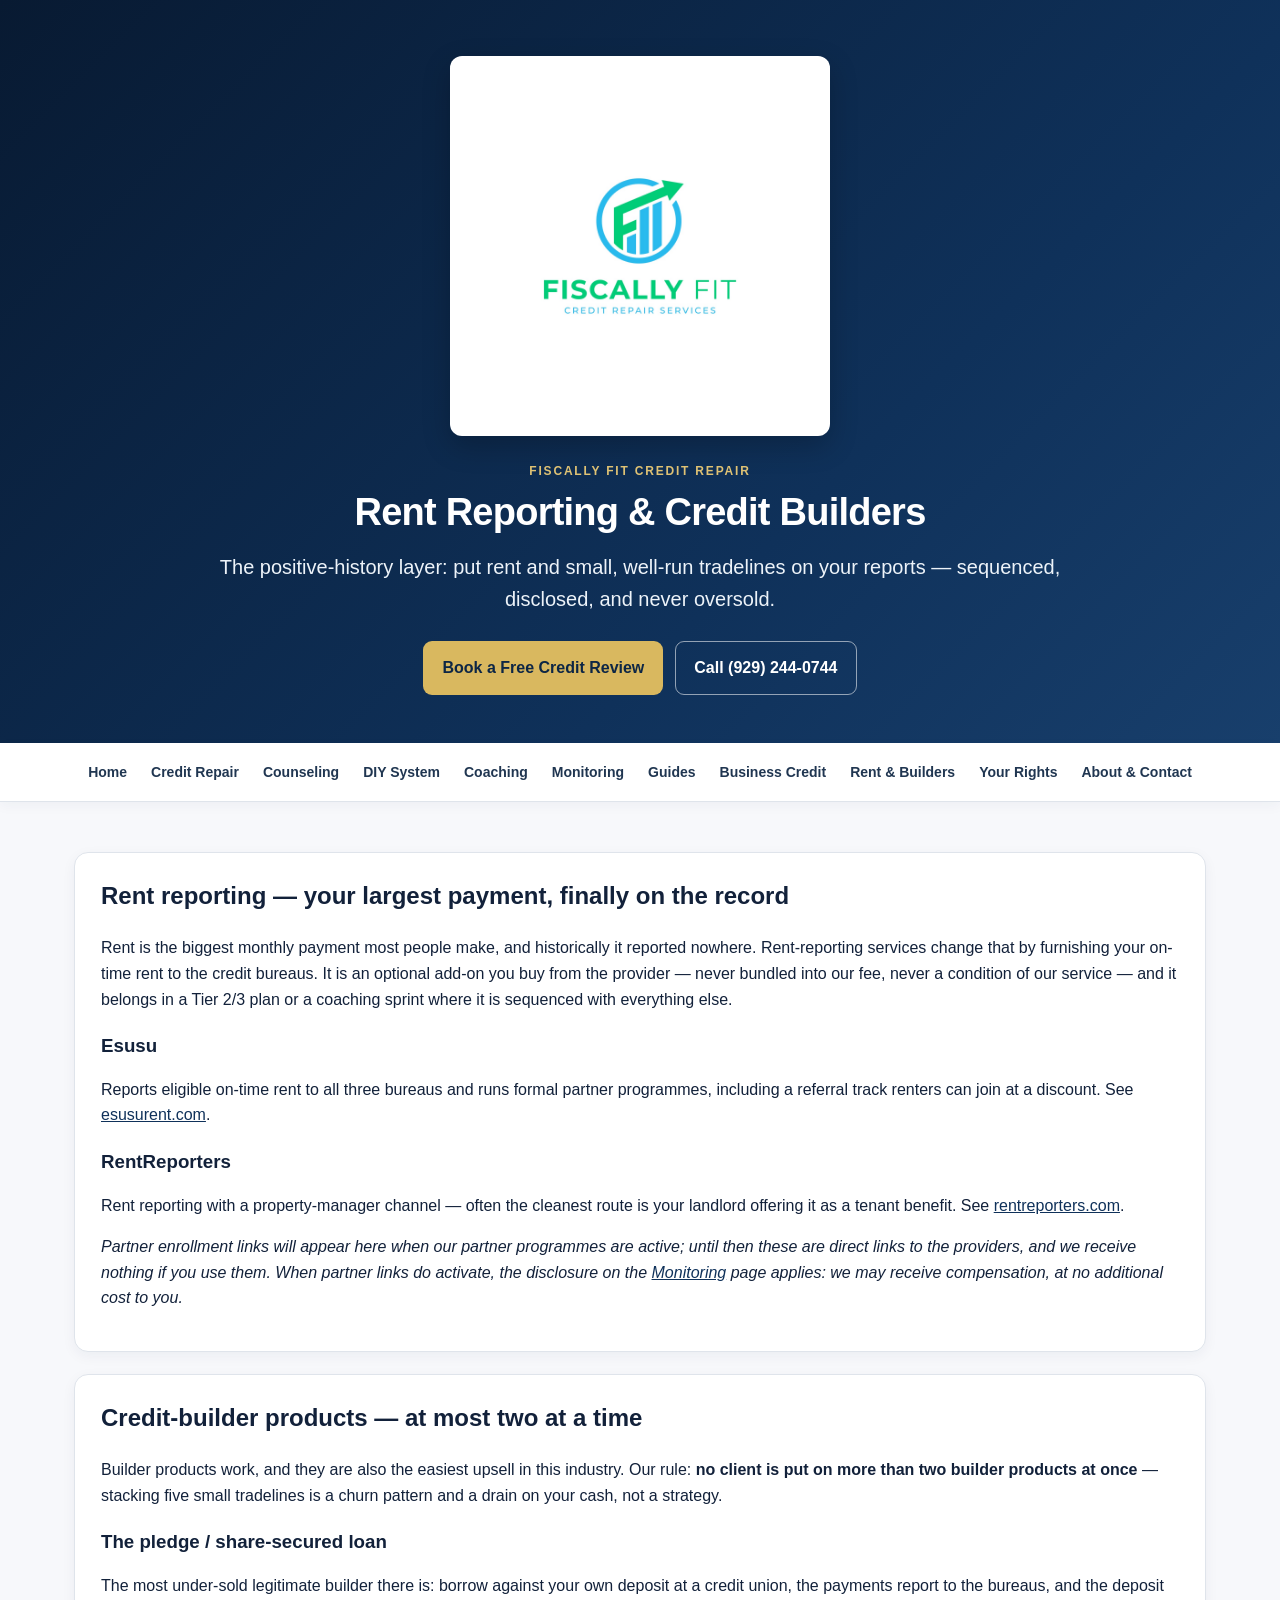
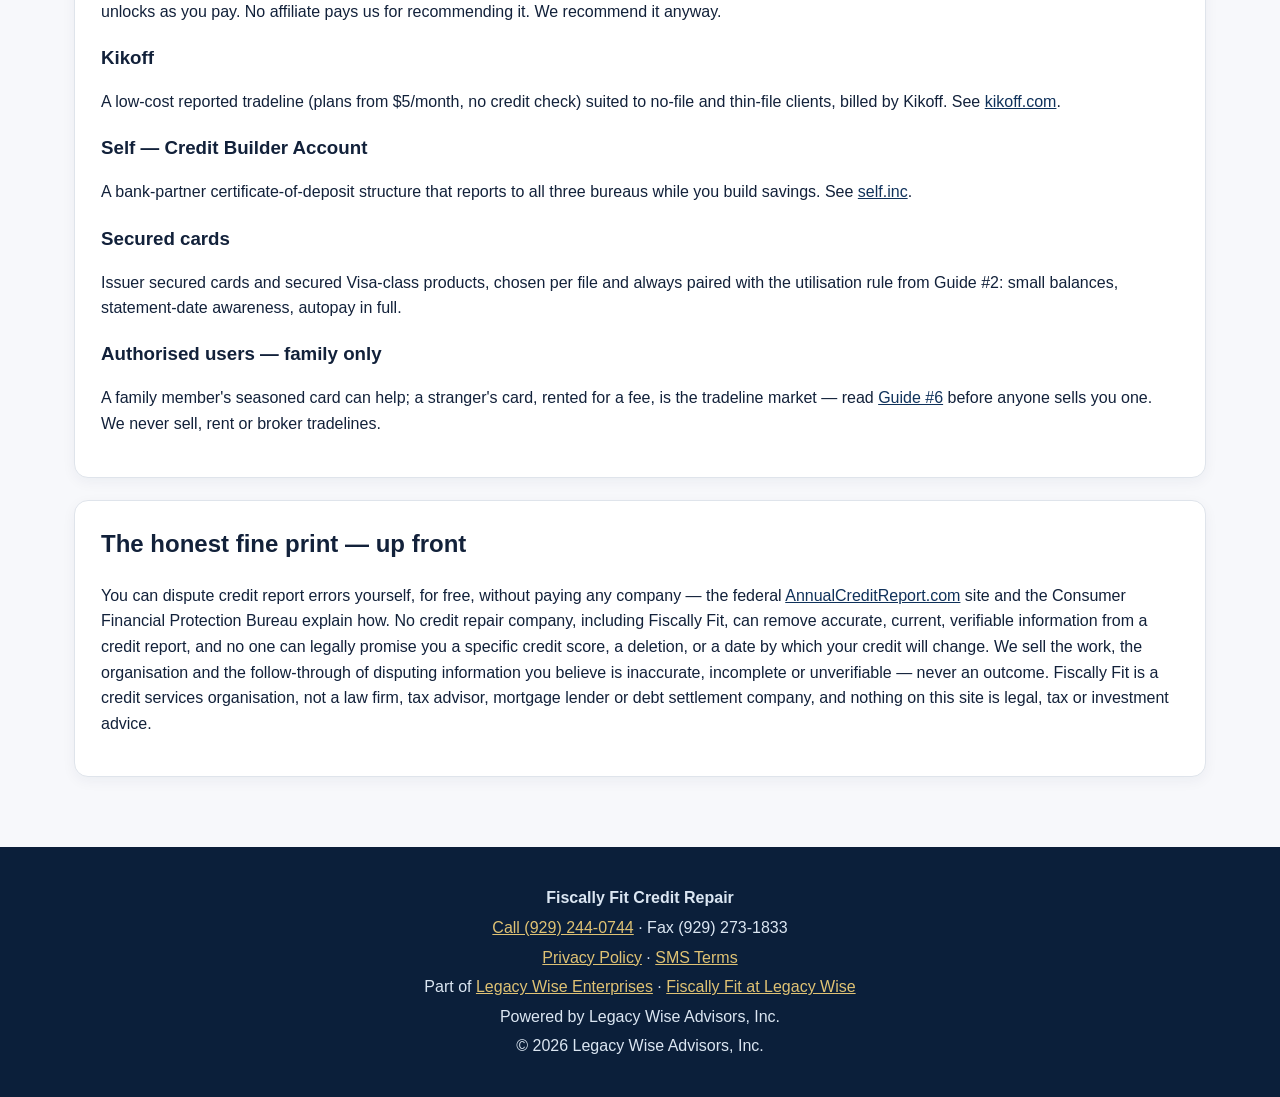
<file: rent-reporting-builders.html>
<!doctype html>
<html lang="en">
<head>
<meta charset="utf-8">
<meta name="viewport" content="width=device-width,initial-scale=1">
<title>Rent Reporting &amp; Credit Builders | Fiscally Fit Credit Repair</title>
<meta name="description" content="Optional provider add-ons sequenced inside your plan: rent reporting to all three bureaus, pledge loans, Kikoff, Self and secured cards — at most two builder products at a time.">
<link rel="canonical" href="https://fiscallyfitcreditrepair.com/rent-reporting-builders.html">
<meta name="robots" content="index,follow,max-image-preview:large,max-snippet:-1,max-video-preview:-1">
<meta property="og:type" content="website">
<meta property="og:title" content="Rent Reporting &amp; Credit Builders | Fiscally Fit Credit Repair">
<meta property="og:description" content="Optional provider add-ons sequenced inside your plan: rent reporting to all three bureaus, pledge loans, Kikoff, Self and secured cards — at most two builder products at a time.">
<meta property="og:url" content="https://fiscallyfitcreditrepair.com/rent-reporting-builders.html">
<meta property="og:image" content="https://fiscallyfitcreditrepair.com/assets/fiscally-fit-logo.jpg">
<meta name="twitter:card" content="summary_large_image">
<meta name="twitter:title" content="Rent Reporting &amp; Credit Builders | Fiscally Fit Credit Repair">
<meta name="twitter:description" content="Optional provider add-ons sequenced inside your plan: rent reporting to all three bureaus, pledge loans, Kikoff, Self and secured cards — at most two builder products at a time.">
<meta name="twitter:image" content="https://fiscallyfitcreditrepair.com/assets/fiscally-fit-logo.jpg">
<link rel="stylesheet" href="styles.css">
<script type="application/ld+json">{"@context": "https://schema.org", "@type": "Organization", "name": "Fiscally Fit Credit Repair", "url": "https://fiscallyfitcreditrepair.com/", "telephone": "+1-929-244-0744", "faxNumber": "+1-929-273-1833", "address": {"@type": "PostalAddress", "streetAddress": "12 Fremont Avenue", "addressLocality": "Staten Island", "addressRegion": "NY", "postalCode": "10306"}, "parentOrganization": {"@type": "Organization", "name": "Legacy Wise Advisors, Inc.", "url": "https://legacywiseenterprises.com/"}}</script>
</head><body>
<header class="hero subhero"><div class="wrap">
<img class="company-logo" src="assets/fiscally-fit-logo.jpg" alt="Fiscally Fit Credit Repair logo">
<p class="eyebrow">Fiscally Fit Credit Repair</p>
<h1>Rent Reporting &amp; Credit Builders</h1>
<p class="lead">The positive-history layer: put rent and small, well-run tradelines on your reports — sequenced, disclosed, and never oversold.</p>
<div class="actions"><a class="btn" href="https://scheduler.zoom.us/legacywiseadvisors/credit-repair-consult">Book a Free Credit Review</a><a class="btn ghost" href="tel:+19292440744">Call (929) 244-0744</a></div>
</div></header>
<nav class="quicknav"><div class="wrap navlinks">
<a href="index.html">Home</a>
<a href="credit-repair.html">Credit Repair</a>
<a href="credit-counseling.html">Counseling</a>
<a href="diy-dispute-system.html">DIY System</a>
<a href="credit-coaching.html">Coaching</a>
<a href="credit-monitoring.html">Monitoring</a>
<a href="white-papers.html">Guides</a>
<a href="business-credit.html">Business Credit</a>
<a href="rent-reporting-builders.html">Rent &amp; Builders</a>
<a href="your-rights.html">Your Rights</a>
<a href="about-contact.html">About &amp; Contact</a>
</div></nav>
<main class="wrap content-page">
<section class="panel"><h2>Rent reporting — your largest payment, finally on the record</h2>
<p>Rent is the biggest monthly payment most people make, and historically it reported nowhere. Rent-reporting services change that by furnishing your on-time rent to the credit bureaus. It is an optional add-on you buy from the provider — never bundled into our fee, never a condition of our service — and it belongs in a Tier 2/3 plan or a coaching sprint where it is sequenced with everything else.</p>
<h3>Esusu</h3>
<p>Reports eligible on-time rent to all three bureaus and runs formal partner programmes, including a referral track renters can join at a discount. See <a href="https://esusurent.com">esusurent.com</a>.</p>
<h3>RentReporters</h3>
<p>Rent reporting with a property-manager channel — often the cleanest route is your landlord offering it as a tenant benefit. See <a href="https://www.rentreporters.com">rentreporters.com</a>.</p>
<p><em>Partner enrollment links will appear here when our partner programmes are active; until then these are direct links to the providers, and we receive nothing if you use them. When partner links do activate, the disclosure on the <a href="credit-monitoring.html">Monitoring</a> page applies: we may receive compensation, at no additional cost to you.</em></p></section>
<section class="panel"><h2>Credit-builder products — at most two at a time</h2>
<p>Builder products work, and they are also the easiest upsell in this industry. Our rule: <strong>no client is put on more than two builder products at once</strong> — stacking five small tradelines is a churn pattern and a drain on your cash, not a strategy.</p>
<h3>The pledge / share-secured loan</h3>
<p>The most under-sold legitimate builder there is: borrow against your own deposit at a credit union, the payments report to the bureaus, and the deposit unlocks as you pay. No affiliate pays us for recommending it. We recommend it anyway.</p>
<h3>Kikoff</h3>
<p>A low-cost reported tradeline (plans from $5/month, no credit check) suited to no-file and thin-file clients, billed by Kikoff. See <a href="https://kikoff.com">kikoff.com</a>.</p>
<h3>Self — Credit Builder Account</h3>
<p>A bank-partner certificate-of-deposit structure that reports to all three bureaus while you build savings. See <a href="https://www.self.inc">self.inc</a>.</p>
<h3>Secured cards</h3>
<p>Issuer secured cards and secured Visa-class products, chosen per file and always paired with the utilisation rule from Guide #2: small balances, statement-date awareness, autopay in full.</p>
<h3>Authorised users — family only</h3>
<p>A family member's seasoned card can help; a stranger's card, rented for a fee, is the tradeline market — read <a href="white-papers.html">Guide #6</a> before anyone sells you one. We never sell, rent or broker tradelines.</p></section>
<section class="panel"><h2>The honest fine print — up front</h2>
<p>You can dispute credit report errors yourself, for free, without paying any company — the federal <a href="https://www.annualcreditreport.com">AnnualCreditReport.com</a> site and the Consumer Financial Protection Bureau explain how. No credit repair company, including Fiscally Fit, can remove accurate, current, verifiable information from a credit report, and no one can legally promise you a specific credit score, a deletion, or a date by which your credit will change. We sell the work, the organisation and the follow-through of disputing information you believe is inaccurate, incomplete or unverifiable — never an outcome. Fiscally Fit is a credit services organisation, not a law firm, tax advisor, mortgage lender or debt settlement company, and nothing on this site is legal, tax or investment advice.</p></section>
</main>
<footer><div class="wrap">
<p><strong>Fiscally Fit Credit Repair</strong></p>
<p><a href="tel:+19292440744">Call (929) 244-0744</a> · Fax (929) 273-1833</p>
<p><a href="https://legacywiseenterprises.com/privacy.html">Privacy Policy</a> · <a href="https://legacywiseenterprises.com/sms-terms.html">SMS Terms</a></p>
<p>Part of <a href="https://legacywiseenterprises.com">Legacy Wise Enterprises</a> · <a href="https://legacywiseenterprises.com/fiscally-fit.html">Fiscally Fit at Legacy Wise</a></p>
<p>Powered by Legacy Wise Advisors, Inc.</p>
<p>© 2026 Legacy Wise Advisors, Inc.</p>
</div></footer>
<script type="text/javascript" id="hs-script-loader" async defer src="//js.hs-scripts.com/52083651.js"></script>
</body>
</html>
</file>
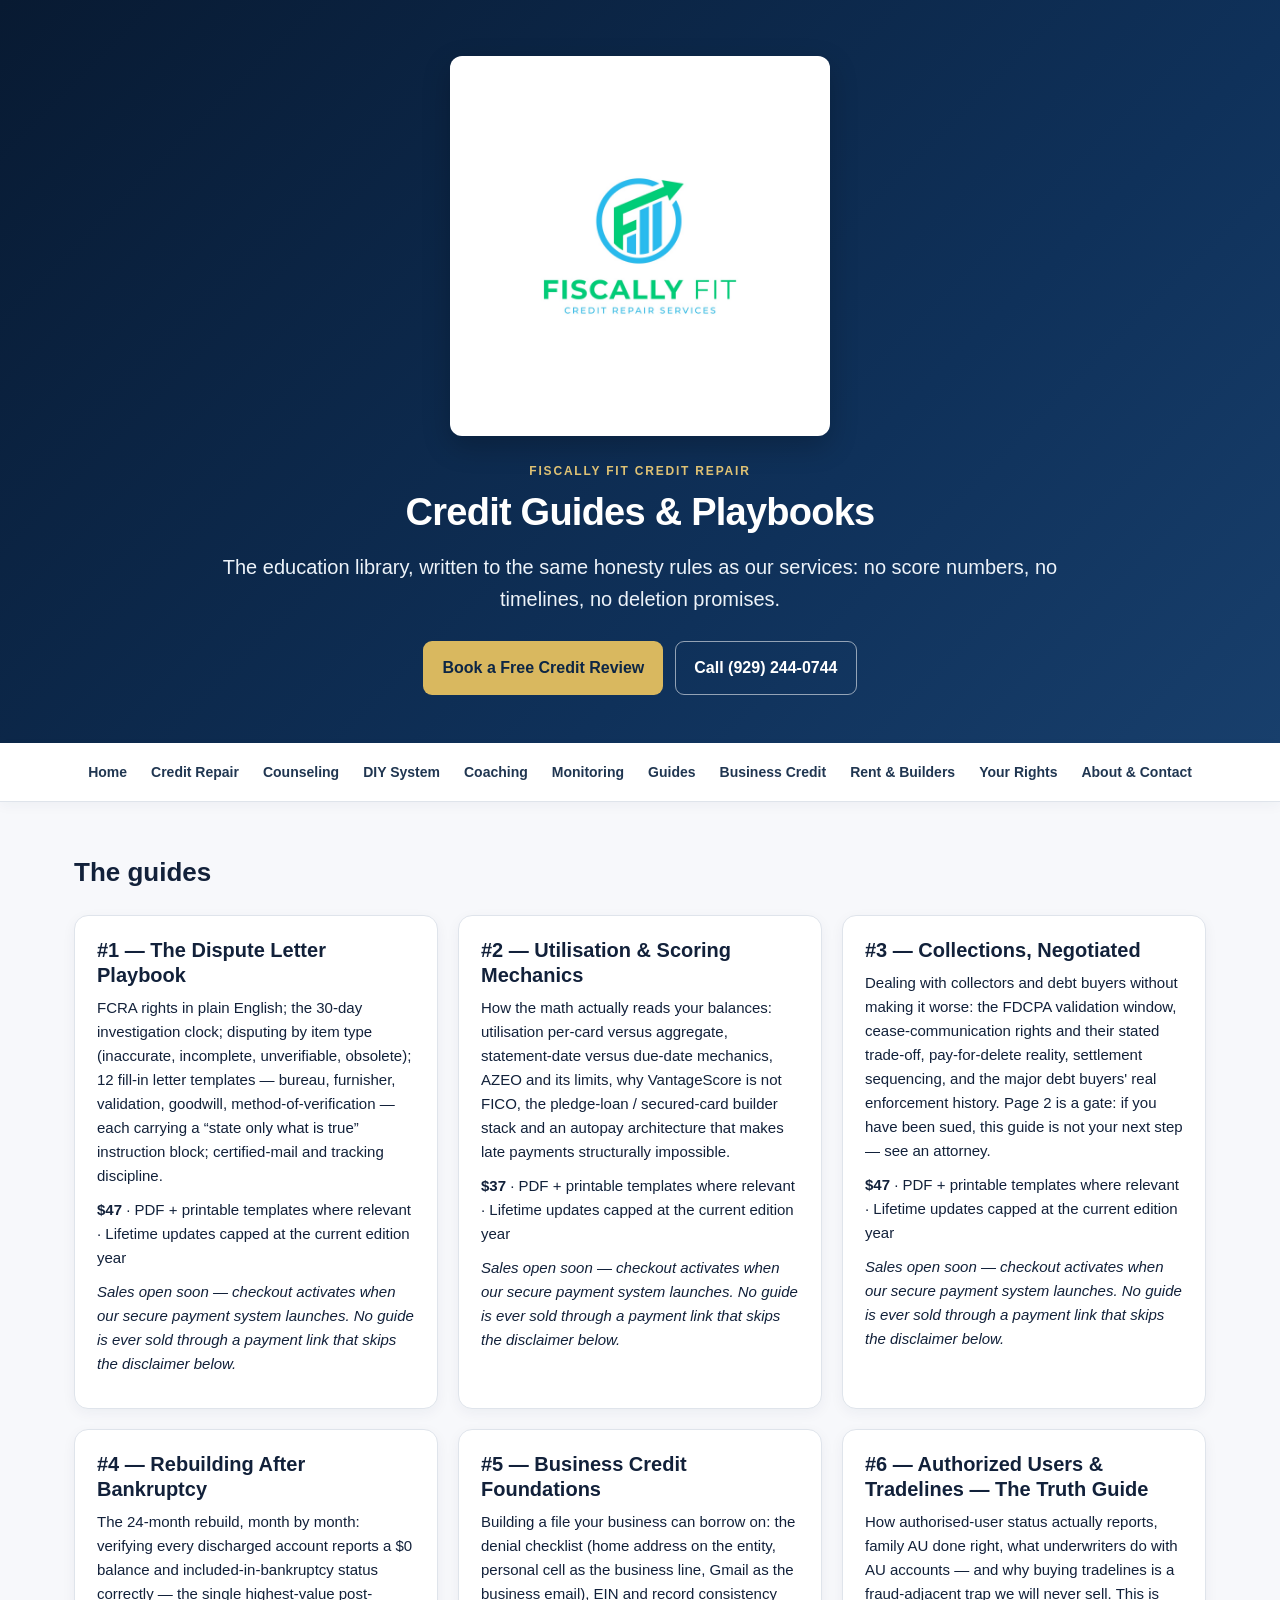
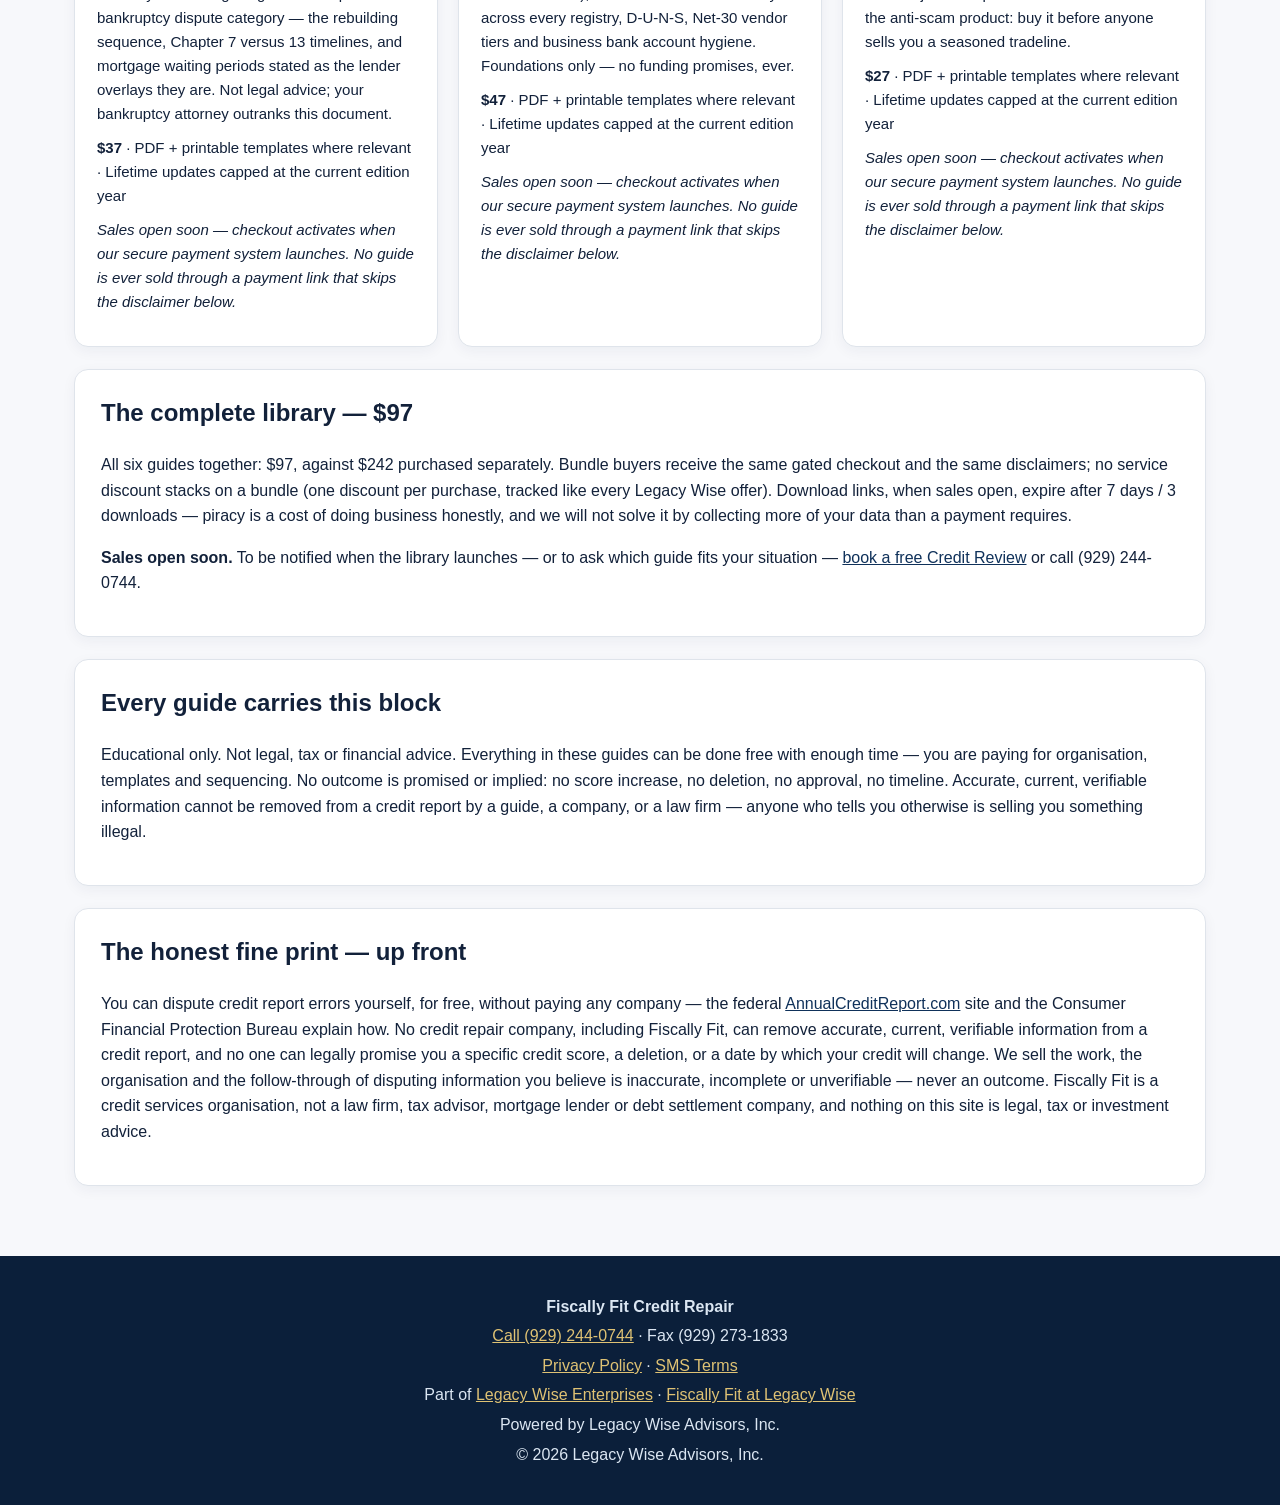
<file: white-papers.html>
<!doctype html>
<html lang="en">
<head>
<meta charset="utf-8">
<meta name="viewport" content="width=device-width,initial-scale=1">
<title>Credit Guides &amp; Playbooks | Fiscally Fit Credit Repair</title>
<meta name="description" content="Six plain-English credit guides — dispute letters, utilisation mechanics, collections, bankruptcy recovery, business credit and the truth about tradelines — $27–$47 each, $97 the library.">
<link rel="canonical" href="https://fiscallyfitcreditrepair.com/white-papers.html">
<meta name="robots" content="index,follow,max-image-preview:large,max-snippet:-1,max-video-preview:-1">
<meta property="og:type" content="website">
<meta property="og:title" content="Credit Guides &amp; Playbooks | Fiscally Fit Credit Repair">
<meta property="og:description" content="Six plain-English credit guides — dispute letters, utilisation mechanics, collections, bankruptcy recovery, business credit and the truth about tradelines — $27–$47 each, $97 the library.">
<meta property="og:url" content="https://fiscallyfitcreditrepair.com/white-papers.html">
<meta property="og:image" content="https://fiscallyfitcreditrepair.com/assets/fiscally-fit-logo.jpg">
<meta name="twitter:card" content="summary_large_image">
<meta name="twitter:title" content="Credit Guides &amp; Playbooks | Fiscally Fit Credit Repair">
<meta name="twitter:description" content="Six plain-English credit guides — dispute letters, utilisation mechanics, collections, bankruptcy recovery, business credit and the truth about tradelines — $27–$47 each, $97 the library.">
<meta name="twitter:image" content="https://fiscallyfitcreditrepair.com/assets/fiscally-fit-logo.jpg">
<link rel="stylesheet" href="styles.css">
<script type="application/ld+json">{"@context": "https://schema.org", "@type": "Organization", "name": "Fiscally Fit Credit Repair", "url": "https://fiscallyfitcreditrepair.com/", "telephone": "+1-929-244-0744", "faxNumber": "+1-929-273-1833", "address": {"@type": "PostalAddress", "streetAddress": "12 Fremont Avenue", "addressLocality": "Staten Island", "addressRegion": "NY", "postalCode": "10306"}, "parentOrganization": {"@type": "Organization", "name": "Legacy Wise Advisors, Inc.", "url": "https://legacywiseenterprises.com/"}}</script>
</head><body>
<header class="hero subhero"><div class="wrap">
<img class="company-logo" src="assets/fiscally-fit-logo.jpg" alt="Fiscally Fit Credit Repair logo">
<p class="eyebrow">Fiscally Fit Credit Repair</p>
<h1>Credit Guides &amp; Playbooks</h1>
<p class="lead">The education library, written to the same honesty rules as our services: no score numbers, no timelines, no deletion promises.</p>
<div class="actions"><a class="btn" href="https://scheduler.zoom.us/legacywiseadvisors/credit-repair-consult">Book a Free Credit Review</a><a class="btn ghost" href="tel:+19292440744">Call (929) 244-0744</a></div>
</div></header>
<nav class="quicknav"><div class="wrap navlinks">
<a href="index.html">Home</a>
<a href="credit-repair.html">Credit Repair</a>
<a href="credit-counseling.html">Counseling</a>
<a href="diy-dispute-system.html">DIY System</a>
<a href="credit-coaching.html">Coaching</a>
<a href="credit-monitoring.html">Monitoring</a>
<a href="white-papers.html">Guides</a>
<a href="business-credit.html">Business Credit</a>
<a href="rent-reporting-builders.html">Rent &amp; Builders</a>
<a href="your-rights.html">Your Rights</a>
<a href="about-contact.html">About &amp; Contact</a>
</div></nav>
<main class="wrap content-page">
<section><h2>The guides</h2><div class="grid services">
<article class="card"><h2>#1 — The Dispute Letter Playbook</h2><p>FCRA rights in plain English; the 30-day investigation clock; disputing by item type (inaccurate, incomplete, unverifiable, obsolete); 12 fill-in letter templates — bureau, furnisher, validation, goodwill, method-of-verification — each carrying a “state only what is true” instruction block; certified-mail and tracking discipline.</p><p><strong>$47</strong> · PDF + printable templates where relevant · Lifetime updates capped at the current edition year</p><p><em>Sales open soon — checkout activates when our secure payment system launches. No guide is ever sold through a payment link that skips the disclaimer below.</em></p></article><article class="card"><h2>#2 — Utilisation &amp; Scoring Mechanics</h2><p>How the math actually reads your balances: utilisation per-card versus aggregate, statement-date versus due-date mechanics, AZEO and its limits, why VantageScore is not FICO, the pledge-loan / secured-card builder stack and an autopay architecture that makes late payments structurally impossible.</p><p><strong>$37</strong> · PDF + printable templates where relevant · Lifetime updates capped at the current edition year</p><p><em>Sales open soon — checkout activates when our secure payment system launches. No guide is ever sold through a payment link that skips the disclaimer below.</em></p></article><article class="card"><h2>#3 — Collections, Negotiated</h2><p>Dealing with collectors and debt buyers without making it worse: the FDCPA validation window, cease-communication rights and their stated trade-off, pay-for-delete reality, settlement sequencing, and the major debt buyers' real enforcement history. Page 2 is a gate: if you have been sued, this guide is not your next step — see an attorney.</p><p><strong>$47</strong> · PDF + printable templates where relevant · Lifetime updates capped at the current edition year</p><p><em>Sales open soon — checkout activates when our secure payment system launches. No guide is ever sold through a payment link that skips the disclaimer below.</em></p></article><article class="card"><h2>#4 — Rebuilding After Bankruptcy</h2><p>The 24-month rebuild, month by month: verifying every discharged account reports a $0 balance and included-in-bankruptcy status correctly — the single highest-value post-bankruptcy dispute category — the rebuilding sequence, Chapter 7 versus 13 timelines, and mortgage waiting periods stated as the lender overlays they are. Not legal advice; your bankruptcy attorney outranks this document.</p><p><strong>$37</strong> · PDF + printable templates where relevant · Lifetime updates capped at the current edition year</p><p><em>Sales open soon — checkout activates when our secure payment system launches. No guide is ever sold through a payment link that skips the disclaimer below.</em></p></article><article class="card"><h2>#5 — Business Credit Foundations</h2><p>Building a file your business can borrow on: the denial checklist (home address on the entity, personal cell as the business line, Gmail as the business email), EIN and record consistency across every registry, D-U-N-S, Net-30 vendor tiers and business bank account hygiene. Foundations only — no funding promises, ever.</p><p><strong>$47</strong> · PDF + printable templates where relevant · Lifetime updates capped at the current edition year</p><p><em>Sales open soon — checkout activates when our secure payment system launches. No guide is ever sold through a payment link that skips the disclaimer below.</em></p></article><article class="card"><h2>#6 — Authorized Users &amp; Tradelines — The Truth Guide</h2><p>How authorised-user status actually reports, family AU done right, what underwriters do with AU accounts — and why buying tradelines is a fraud-adjacent trap we will never sell. This is the anti-scam product: buy it before anyone sells you a seasoned tradeline.</p><p><strong>$27</strong> · PDF + printable templates where relevant · Lifetime updates capped at the current edition year</p><p><em>Sales open soon — checkout activates when our secure payment system launches. No guide is ever sold through a payment link that skips the disclaimer below.</em></p></article>
</div></section>
<section class="panel"><h2>The complete library — $97</h2>
<p>All six guides together: $97, against $242 purchased separately. Bundle buyers receive the same gated checkout and the same disclaimers; no service discount stacks on a bundle (one discount per purchase, tracked like every Legacy Wise offer). Download links, when sales open, expire after 7 days / 3 downloads — piracy is a cost of doing business honestly, and we will not solve it by collecting more of your data than a payment requires.</p>
<p><strong>Sales open soon.</strong> To be notified when the library launches — or to ask which guide fits your situation — <a href="https://scheduler.zoom.us/legacywiseadvisors/credit-repair-consult">book a free Credit Review</a> or call (929) 244-0744.</p></section>
<section class="panel"><h2>Every guide carries this block</h2>
<p>Educational only. Not legal, tax or financial advice. Everything in these guides can be done free with enough time — you are paying for organisation, templates and sequencing. No outcome is promised or implied: no score increase, no deletion, no approval, no timeline. Accurate, current, verifiable information cannot be removed from a credit report by a guide, a company, or a law firm — anyone who tells you otherwise is selling you something illegal.</p></section>
<section class="panel"><h2>The honest fine print — up front</h2>
<p>You can dispute credit report errors yourself, for free, without paying any company — the federal <a href="https://www.annualcreditreport.com">AnnualCreditReport.com</a> site and the Consumer Financial Protection Bureau explain how. No credit repair company, including Fiscally Fit, can remove accurate, current, verifiable information from a credit report, and no one can legally promise you a specific credit score, a deletion, or a date by which your credit will change. We sell the work, the organisation and the follow-through of disputing information you believe is inaccurate, incomplete or unverifiable — never an outcome. Fiscally Fit is a credit services organisation, not a law firm, tax advisor, mortgage lender or debt settlement company, and nothing on this site is legal, tax or investment advice.</p></section>
</main>
<footer><div class="wrap">
<p><strong>Fiscally Fit Credit Repair</strong></p>
<p><a href="tel:+19292440744">Call (929) 244-0744</a> · Fax (929) 273-1833</p>
<p><a href="https://legacywiseenterprises.com/privacy.html">Privacy Policy</a> · <a href="https://legacywiseenterprises.com/sms-terms.html">SMS Terms</a></p>
<p>Part of <a href="https://legacywiseenterprises.com">Legacy Wise Enterprises</a> · <a href="https://legacywiseenterprises.com/fiscally-fit.html">Fiscally Fit at Legacy Wise</a></p>
<p>Powered by Legacy Wise Advisors, Inc.</p>
<p>© 2026 Legacy Wise Advisors, Inc.</p>
</div></footer>
<script type="text/javascript" id="hs-script-loader" async defer src="//js.hs-scripts.com/52083651.js"></script>
</body>
</html>
</file>
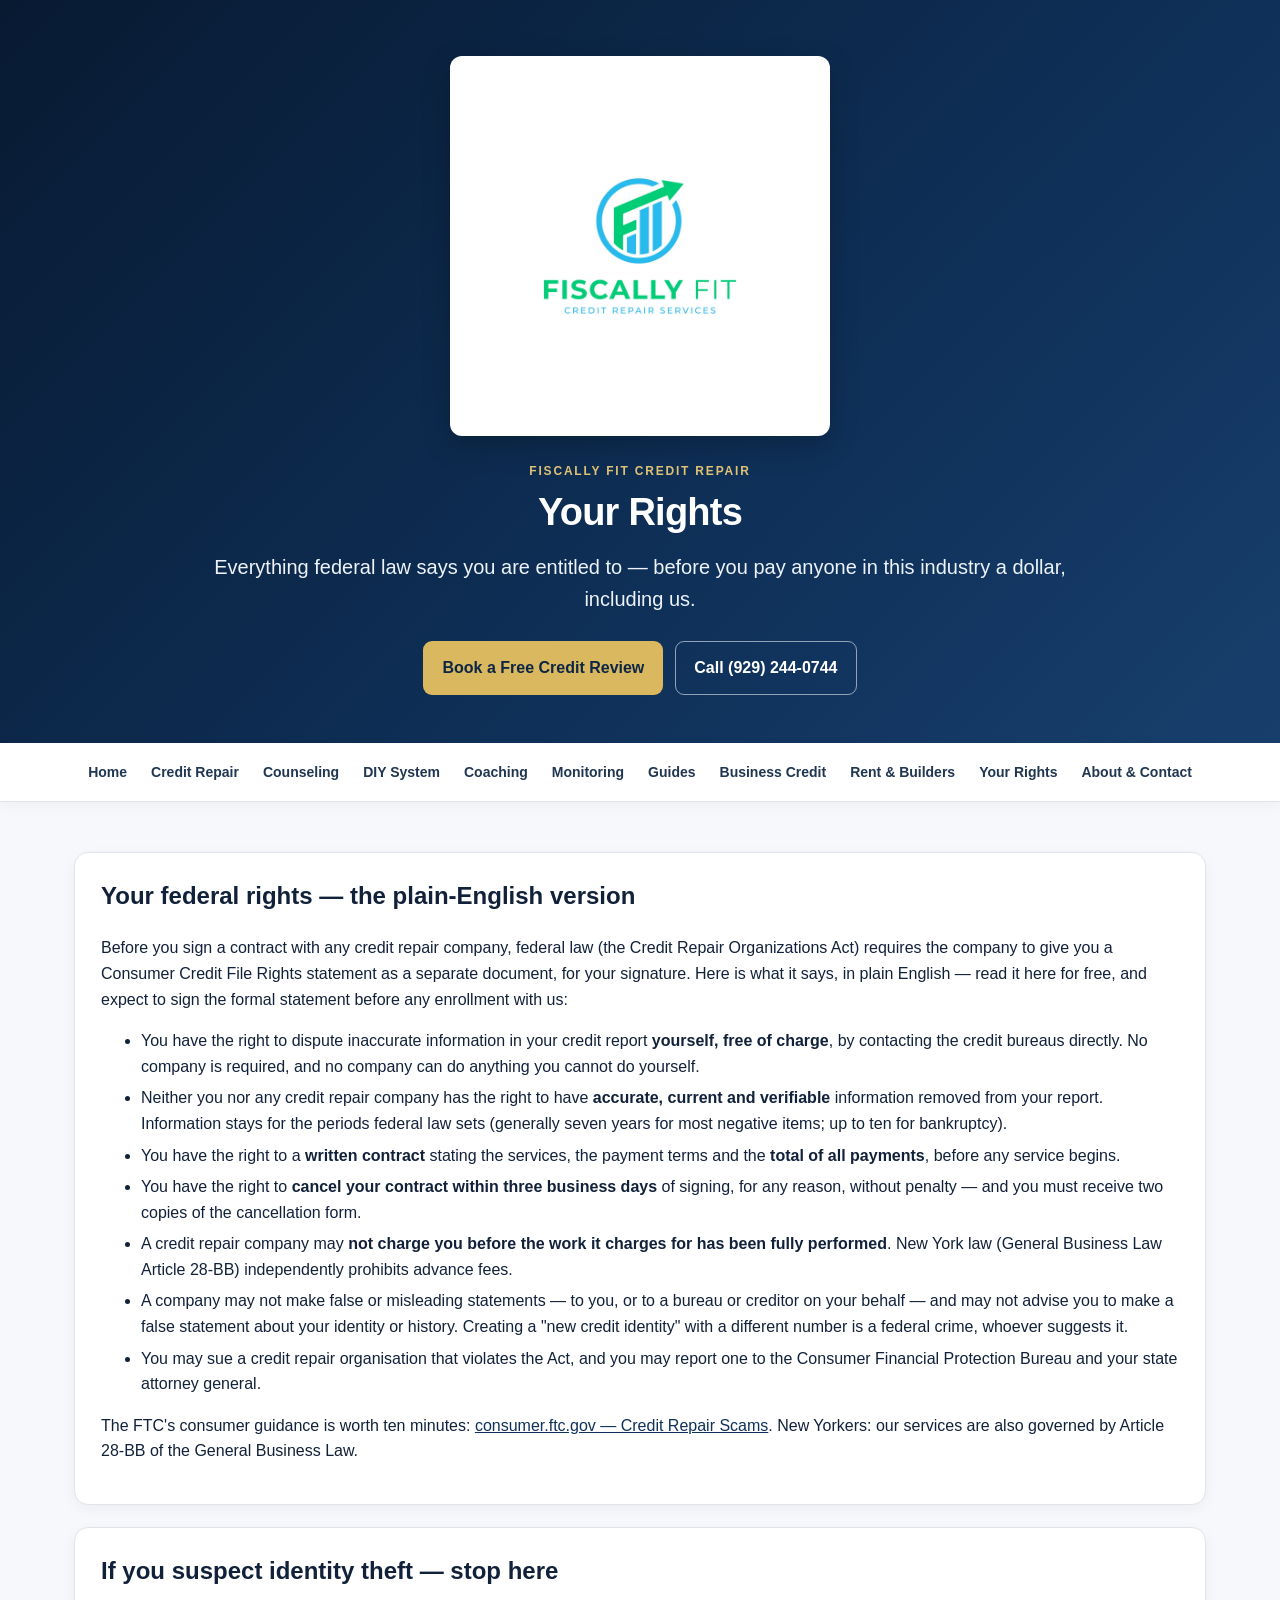
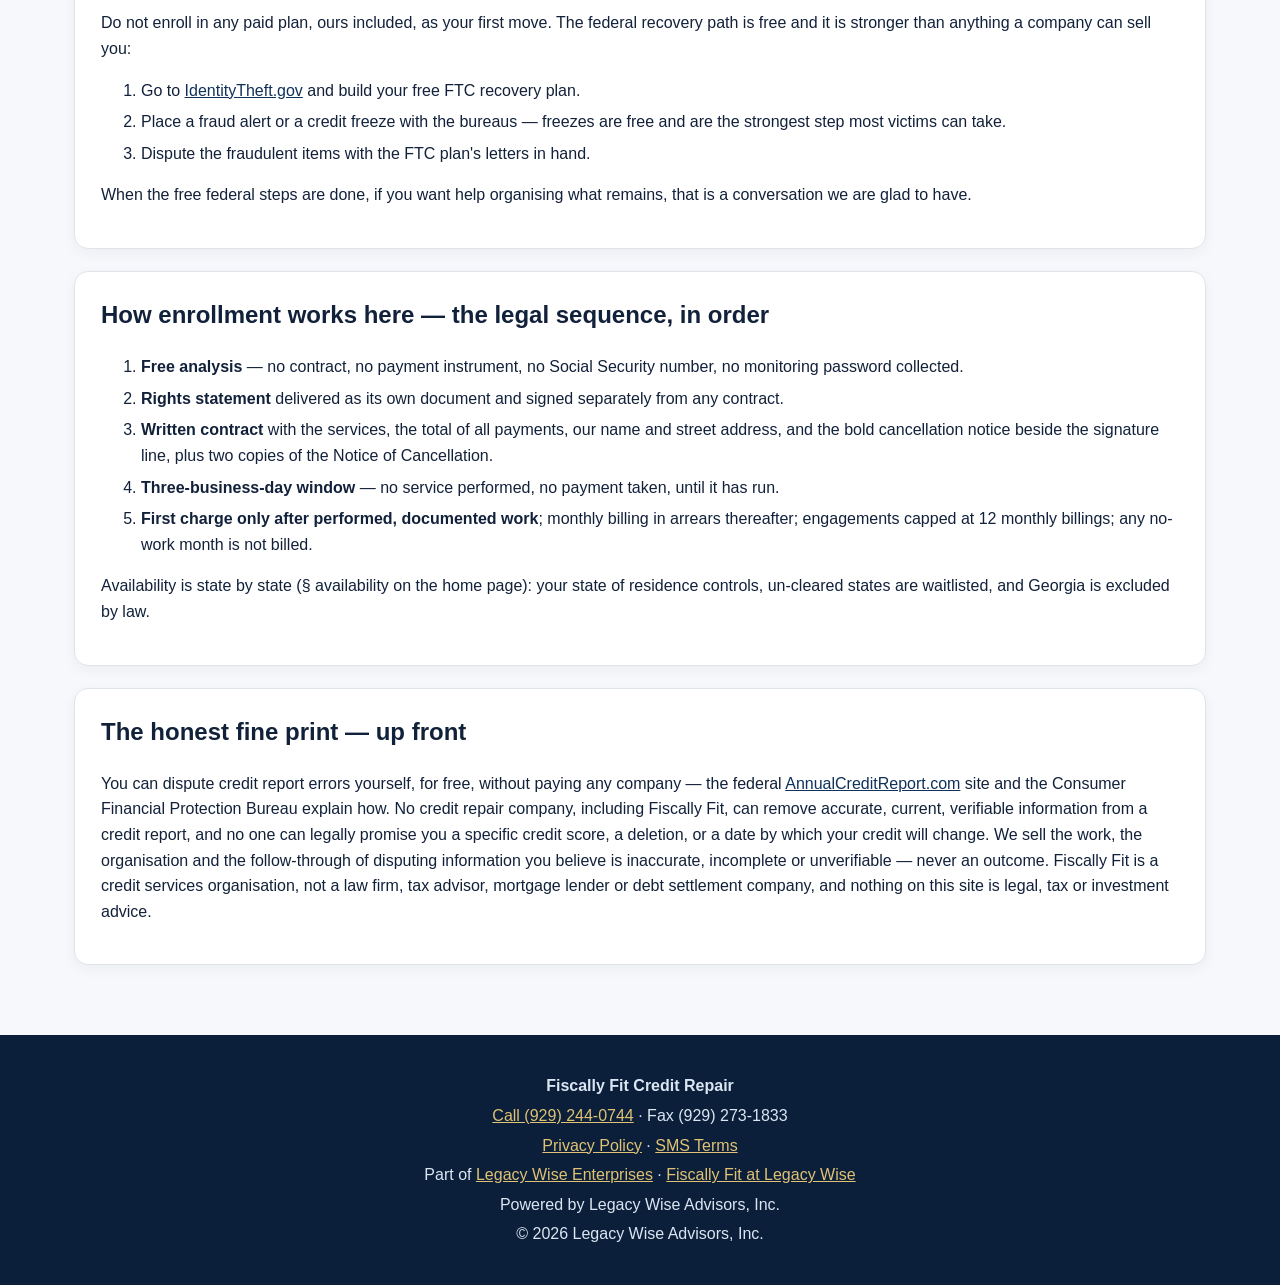
<file: your-rights.html>
<!doctype html>
<html lang="en">
<head>
<meta charset="utf-8">
<meta name="viewport" content="width=device-width,initial-scale=1">
<title>Your Rights — Consumer Credit File Rights | Fiscally Fit Credit Repair</title>
<meta name="description" content="The federal Consumer Credit File Rights in plain English, the free IdentityTheft.gov path for identity-theft victims, and the exact legal sequence every Fiscally Fit enrollment follows.">
<link rel="canonical" href="https://fiscallyfitcreditrepair.com/your-rights.html">
<meta name="robots" content="index,follow,max-image-preview:large,max-snippet:-1,max-video-preview:-1">
<meta property="og:type" content="website">
<meta property="og:title" content="Your Rights — Consumer Credit File Rights | Fiscally Fit Credit Repair">
<meta property="og:description" content="The federal Consumer Credit File Rights in plain English, the free IdentityTheft.gov path for identity-theft victims, and the exact legal sequence every Fiscally Fit enrollment follows.">
<meta property="og:url" content="https://fiscallyfitcreditrepair.com/your-rights.html">
<meta property="og:image" content="https://fiscallyfitcreditrepair.com/assets/fiscally-fit-logo.jpg">
<meta name="twitter:card" content="summary_large_image">
<meta name="twitter:title" content="Your Rights — Consumer Credit File Rights | Fiscally Fit Credit Repair">
<meta name="twitter:description" content="The federal Consumer Credit File Rights in plain English, the free IdentityTheft.gov path for identity-theft victims, and the exact legal sequence every Fiscally Fit enrollment follows.">
<meta name="twitter:image" content="https://fiscallyfitcreditrepair.com/assets/fiscally-fit-logo.jpg">
<link rel="stylesheet" href="styles.css">
<script type="application/ld+json">{"@context": "https://schema.org", "@type": "Organization", "name": "Fiscally Fit Credit Repair", "url": "https://fiscallyfitcreditrepair.com/", "telephone": "+1-929-244-0744", "faxNumber": "+1-929-273-1833", "address": {"@type": "PostalAddress", "streetAddress": "12 Fremont Avenue", "addressLocality": "Staten Island", "addressRegion": "NY", "postalCode": "10306"}, "parentOrganization": {"@type": "Organization", "name": "Legacy Wise Advisors, Inc.", "url": "https://legacywiseenterprises.com/"}}</script>
</head><body>
<header class="hero subhero"><div class="wrap">
<img class="company-logo" src="assets/fiscally-fit-logo.jpg" alt="Fiscally Fit Credit Repair logo">
<p class="eyebrow">Fiscally Fit Credit Repair</p>
<h1>Your Rights</h1>
<p class="lead">Everything federal law says you are entitled to — before you pay anyone in this industry a dollar, including us.</p>
<div class="actions"><a class="btn" href="https://scheduler.zoom.us/legacywiseadvisors/credit-repair-consult">Book a Free Credit Review</a><a class="btn ghost" href="tel:+19292440744">Call (929) 244-0744</a></div>
</div></header>
<nav class="quicknav"><div class="wrap navlinks">
<a href="index.html">Home</a>
<a href="credit-repair.html">Credit Repair</a>
<a href="credit-counseling.html">Counseling</a>
<a href="diy-dispute-system.html">DIY System</a>
<a href="credit-coaching.html">Coaching</a>
<a href="credit-monitoring.html">Monitoring</a>
<a href="white-papers.html">Guides</a>
<a href="business-credit.html">Business Credit</a>
<a href="rent-reporting-builders.html">Rent &amp; Builders</a>
<a href="your-rights.html">Your Rights</a>
<a href="about-contact.html">About &amp; Contact</a>
</div></nav>
<main class="wrap content-page">
<section class="panel"><h2>Your federal rights — the plain-English version</h2>
<p>Before you sign a contract with any credit repair company, federal law (the Credit Repair Organizations Act) requires the company to give you a Consumer Credit File Rights statement as a separate document, for your signature. Here is what it says, in plain English — read it here for free, and expect to sign the formal statement before any enrollment with us:</p><ul>
<li>You have the right to dispute inaccurate information in your credit report <strong>yourself, free of charge</strong>, by contacting the credit bureaus directly. No company is required, and no company can do anything you cannot do yourself.</li>
<li>Neither you nor any credit repair company has the right to have <strong>accurate, current and verifiable</strong> information removed from your report. Information stays for the periods federal law sets (generally seven years for most negative items; up to ten for bankruptcy).</li>
<li>You have the right to a <strong>written contract</strong> stating the services, the payment terms and the <strong>total of all payments</strong>, before any service begins.</li>
<li>You have the right to <strong>cancel your contract within three business days</strong> of signing, for any reason, without penalty — and you must receive two copies of the cancellation form.</li>
<li>A credit repair company may <strong>not charge you before the work it charges for has been fully performed</strong>. New York law (General Business Law Article 28-BB) independently prohibits advance fees.</li>
<li>A company may not make false or misleading statements — to you, or to a bureau or creditor on your behalf — and may not advise you to make a false statement about your identity or history. Creating a "new credit identity" with a different number is a federal crime, whoever suggests it.</li>
<li>You may sue a credit repair organisation that violates the Act, and you may report one to the Consumer Financial Protection Bureau and your state attorney general.</li>
</ul>
<p>The FTC's consumer guidance is worth ten minutes: <a href="https://consumer.ftc.gov/articles/credit-repair-scams">consumer.ftc.gov — Credit Repair Scams</a>. New Yorkers: our services are also governed by Article 28-BB of the General Business Law.</p></section>
<section class="panel"><h2>If you suspect identity theft — stop here</h2>
<p>Do not enroll in any paid plan, ours included, as your first move. The federal recovery path is free and it is stronger than anything a company can sell you:</p><ol>
<li>Go to <a href="https://www.identitytheft.gov">IdentityTheft.gov</a> and build your free FTC recovery plan.</li>
<li>Place a fraud alert or a credit freeze with the bureaus — freezes are free and are the strongest step most victims can take.</li>
<li>Dispute the fraudulent items with the FTC plan's letters in hand.</li>
</ol>
<p>When the free federal steps are done, if you want help organising what remains, that is a conversation we are glad to have.</p></section>
<section class="panel"><h2>How enrollment works here — the legal sequence, in order</h2><ol>
<li><strong>Free analysis</strong> — no contract, no payment instrument, no Social Security number, no monitoring password collected.</li>
<li><strong>Rights statement</strong> delivered as its own document and signed separately from any contract.</li>
<li><strong>Written contract</strong> with the services, the total of all payments, our name and street address, and the bold cancellation notice beside the signature line, plus two copies of the Notice of Cancellation.</li>
<li><strong>Three-business-day window</strong> — no service performed, no payment taken, until it has run.</li>
<li><strong>First charge only after performed, documented work</strong>; monthly billing in arrears thereafter; engagements capped at 12 monthly billings; any no-work month is not billed.</li>
</ol>
<p>Availability is state by state (§ availability on the home page): your state of residence controls, un-cleared states are waitlisted, and Georgia is excluded by law.</p></section>
<section class="panel"><h2>The honest fine print — up front</h2>
<p>You can dispute credit report errors yourself, for free, without paying any company — the federal <a href="https://www.annualcreditreport.com">AnnualCreditReport.com</a> site and the Consumer Financial Protection Bureau explain how. No credit repair company, including Fiscally Fit, can remove accurate, current, verifiable information from a credit report, and no one can legally promise you a specific credit score, a deletion, or a date by which your credit will change. We sell the work, the organisation and the follow-through of disputing information you believe is inaccurate, incomplete or unverifiable — never an outcome. Fiscally Fit is a credit services organisation, not a law firm, tax advisor, mortgage lender or debt settlement company, and nothing on this site is legal, tax or investment advice.</p></section>
</main>
<footer><div class="wrap">
<p><strong>Fiscally Fit Credit Repair</strong></p>
<p><a href="tel:+19292440744">Call (929) 244-0744</a> · Fax (929) 273-1833</p>
<p><a href="https://legacywiseenterprises.com/privacy.html">Privacy Policy</a> · <a href="https://legacywiseenterprises.com/sms-terms.html">SMS Terms</a></p>
<p>Part of <a href="https://legacywiseenterprises.com">Legacy Wise Enterprises</a> · <a href="https://legacywiseenterprises.com/fiscally-fit.html">Fiscally Fit at Legacy Wise</a></p>
<p>Powered by Legacy Wise Advisors, Inc.</p>
<p>© 2026 Legacy Wise Advisors, Inc.</p>
</div></footer>
<script type="text/javascript" id="hs-script-loader" async defer src="//js.hs-scripts.com/52083651.js"></script>
</body>
</html>
</file>
<file: styles.css>
*{box-sizing:border-box}
html{scroll-behavior:smooth}
body{margin:0;font-family:Arial,Helvetica,sans-serif;color:#12213a;background:#f7f8fb;line-height:1.6}
a{color:#0f315a}
.wrap{max-width:1180px;margin:auto;padding:0 24px}
.hero{background:linear-gradient(135deg,#081a32 0%,#0f315a 65%,#183f6c 100%);color:#fff;padding:72px 0 64px;position:relative;overflow:hidden}
.hero .company-logo{display:block;width:min(100%,560px);height:auto;margin:0 auto 26px;border-radius:12px;box-shadow:0 10px 28px rgba(0,0,0,.22);background:#fff}
.subhero{padding:56px 0 48px}
.subhero .company-logo{width:min(100%,380px)}
.hero h1{font-size:46px;line-height:1.05;margin:0 0 18px;letter-spacing:-.02em;text-align:center}
.subhero h1{font-size:38px}
.lead{font-size:20px;max-width:860px;color:#edf3f9;margin:0 auto;text-align:center}
.eyebrow{text-transform:uppercase;letter-spacing:.15em;font-size:12px;font-weight:800;margin:0 0 12px;color:#dfc274;text-align:center}
.actions{display:flex;gap:12px;flex-wrap:wrap;margin-top:26px;justify-content:center}
.btn{display:inline-block;background:#d9b85f;color:#0d2645;text-decoration:none;font-weight:800;padding:13px 18px;border-radius:9px;border:1px solid transparent;cursor:pointer;transition:transform .15s ease,filter .15s ease}
.btn:hover{filter:brightness(.98);transform:translateY(-1px)}
.btn.secondary{background:#0f2747;color:#fff}
.btn.ghost{background:transparent;color:#fff;border-color:rgba(255,255,255,.55)}
.quicknav{background:#fff;border-bottom:1px solid #dfe4eb;position:sticky;top:0;z-index:10;box-shadow:0 4px 12px rgba(15,39,71,.04)}
.navlinks{display:flex;gap:6px 16px;flex-wrap:wrap;justify-content:center;padding-top:12px;padding-bottom:12px}
.navlinks a{text-decoration:none;color:#203651;font-weight:800;font-size:14px;padding:6px 4px}
.content-page{padding-top:28px;padding-bottom:12px}
.grid.services{display:grid;grid-template-columns:repeat(auto-fill,minmax(300px,1fr));gap:20px;margin:18px 0 8px}
.card{background:#fff;border:1px solid #dfe4eb;border-radius:14px;padding:22px;box-shadow:0 4px 14px rgba(15,39,71,.05)}
.card h2{font-size:20px;margin:0 0 8px;line-height:1.25}
.card p{margin:0 0 10px;font-size:15px}
.card a{font-weight:800}
.form-link{display:inline-block;background:#0f2747;color:#fff!important;text-decoration:none;font-weight:800;padding:10px 14px;border-radius:8px}
section.panel{background:#fff;border:1px solid #dfe4eb;border-radius:14px;padding:24px 26px;margin:22px 0;box-shadow:0 4px 14px rgba(15,39,71,.05)}
section.panel h2{margin-top:0;font-size:24px}
section.panel h3{margin-bottom:4px}
section.panel li{margin-bottom:6px}
main h2{font-size:26px}
footer{background:#0b1f3a;color:#dbe6f2;margin-top:36px;padding:34px 0}
footer a{color:#dfc274}
footer p{margin:4px 0;text-align:center}
@media(max-width:760px){
  .hero{padding:46px 0 42px}
  .hero h1{font-size:32px}
  .subhero h1{font-size:28px}
  .lead{font-size:17px}
}
</file>
